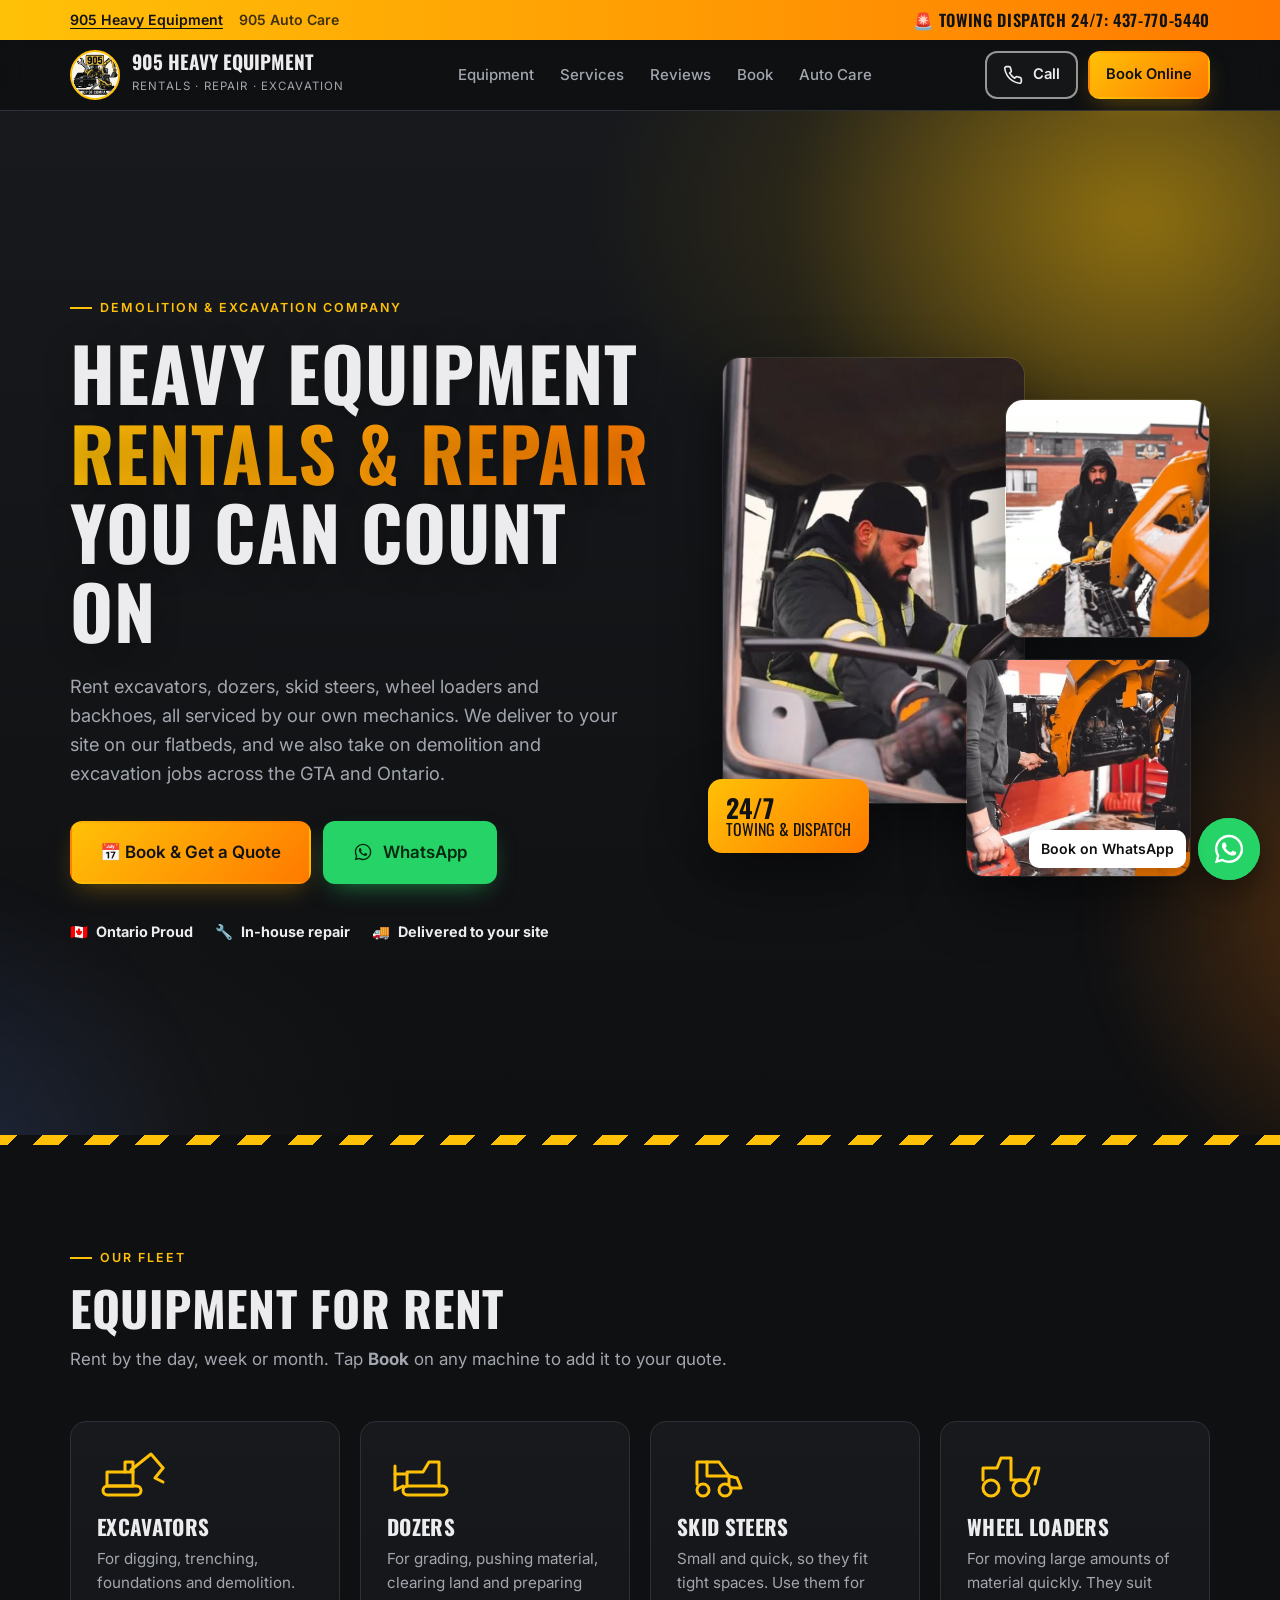
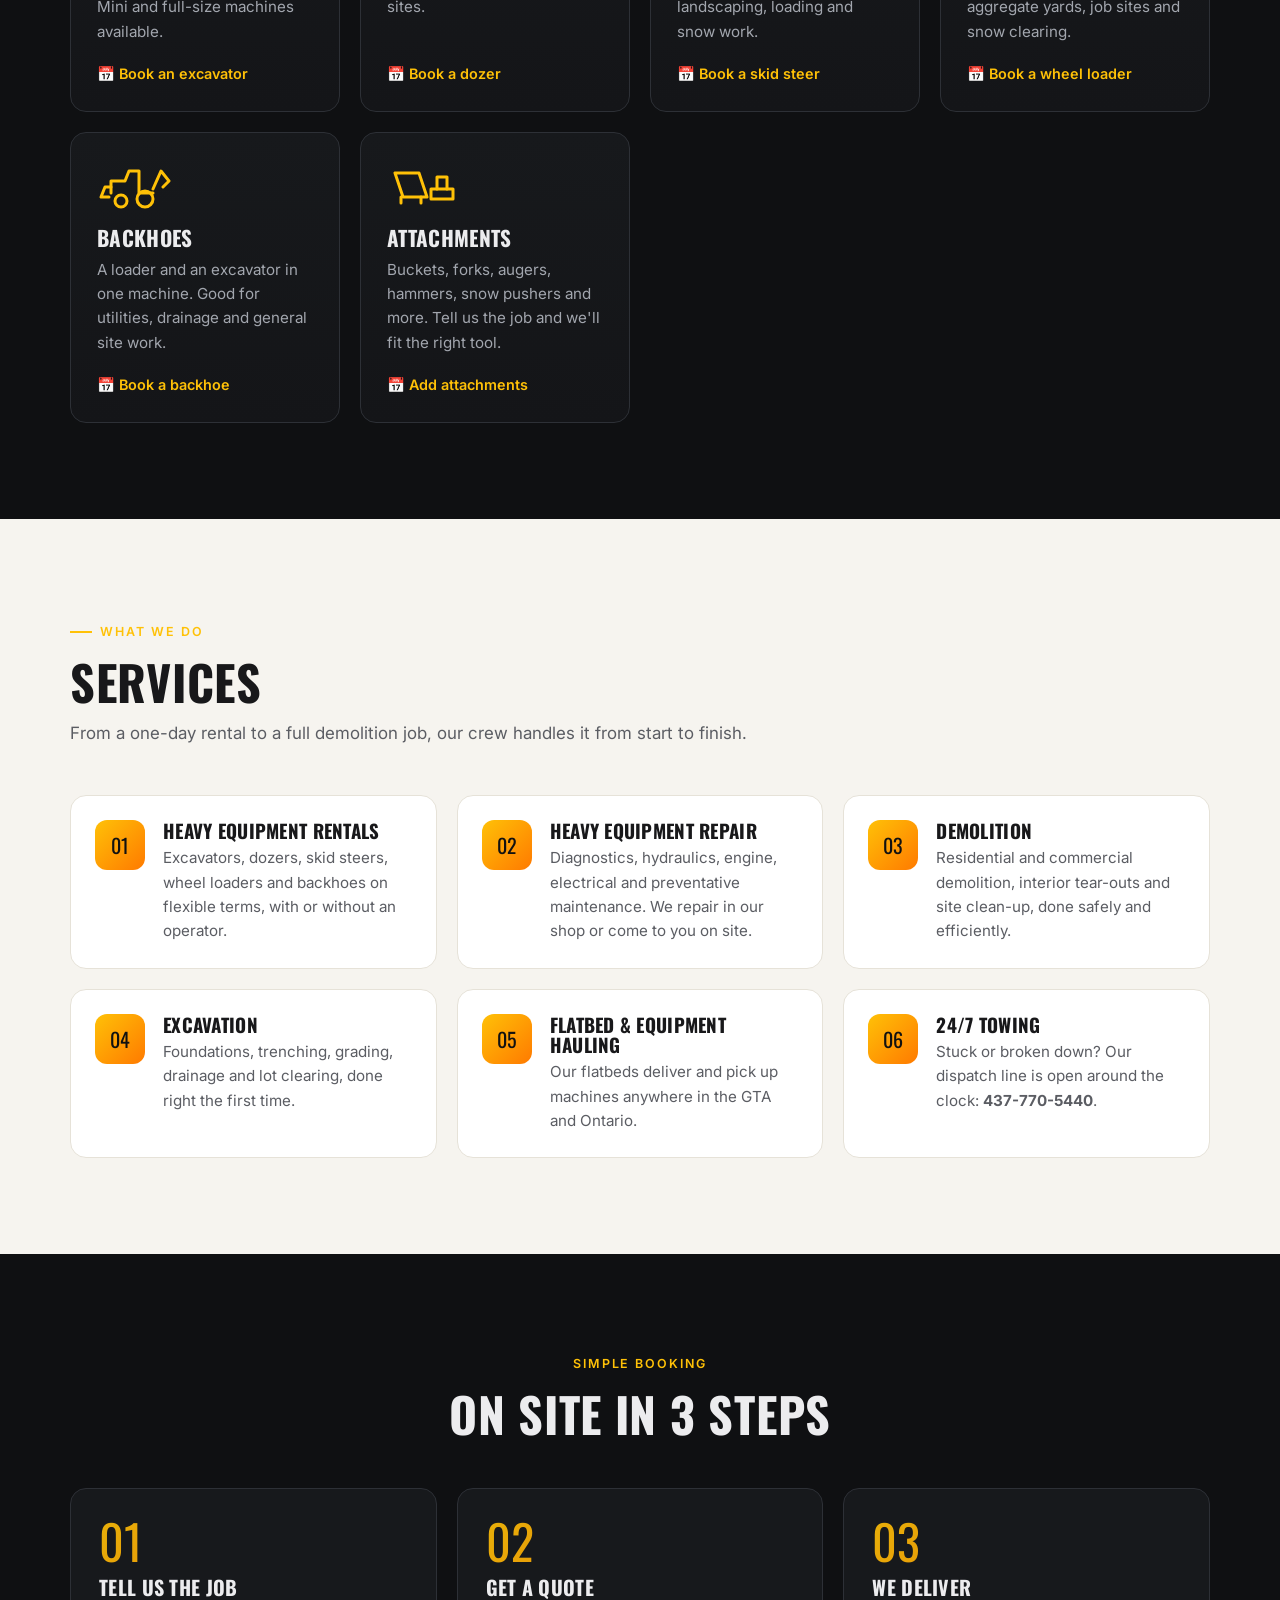
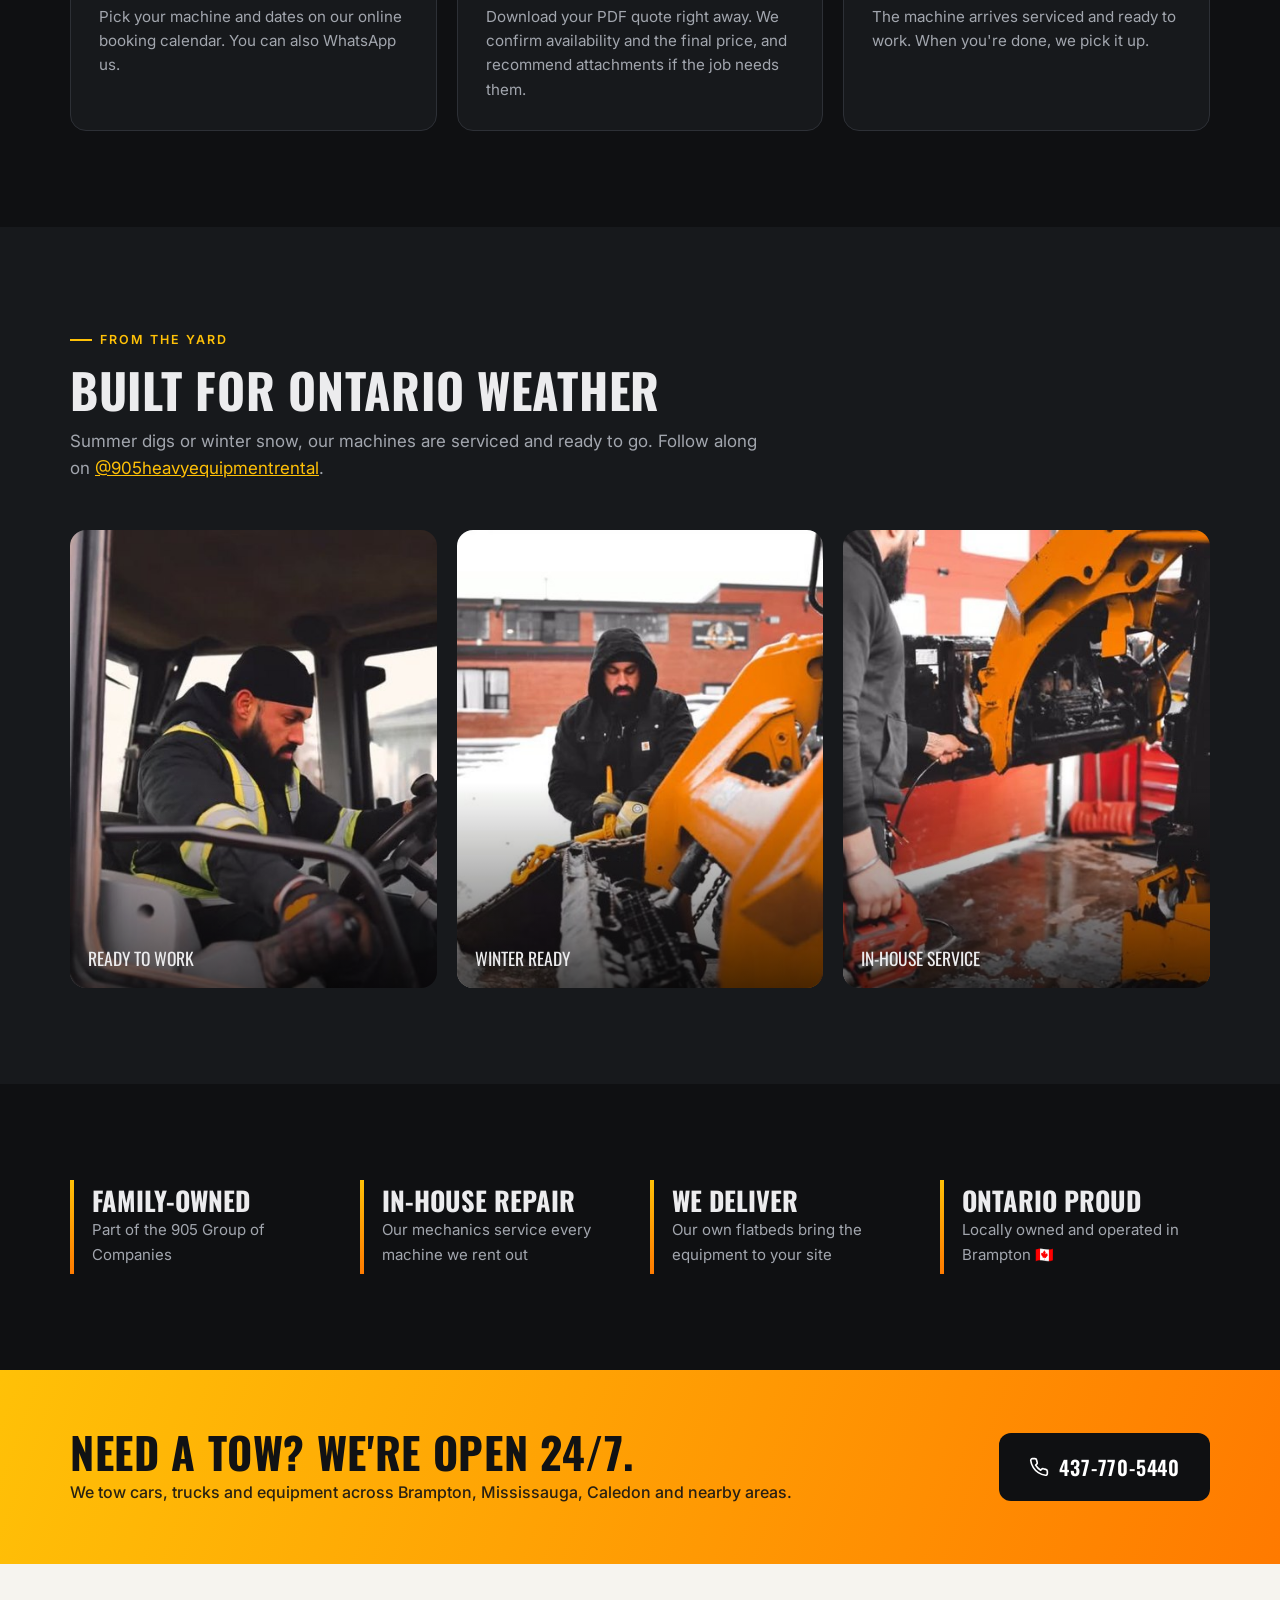
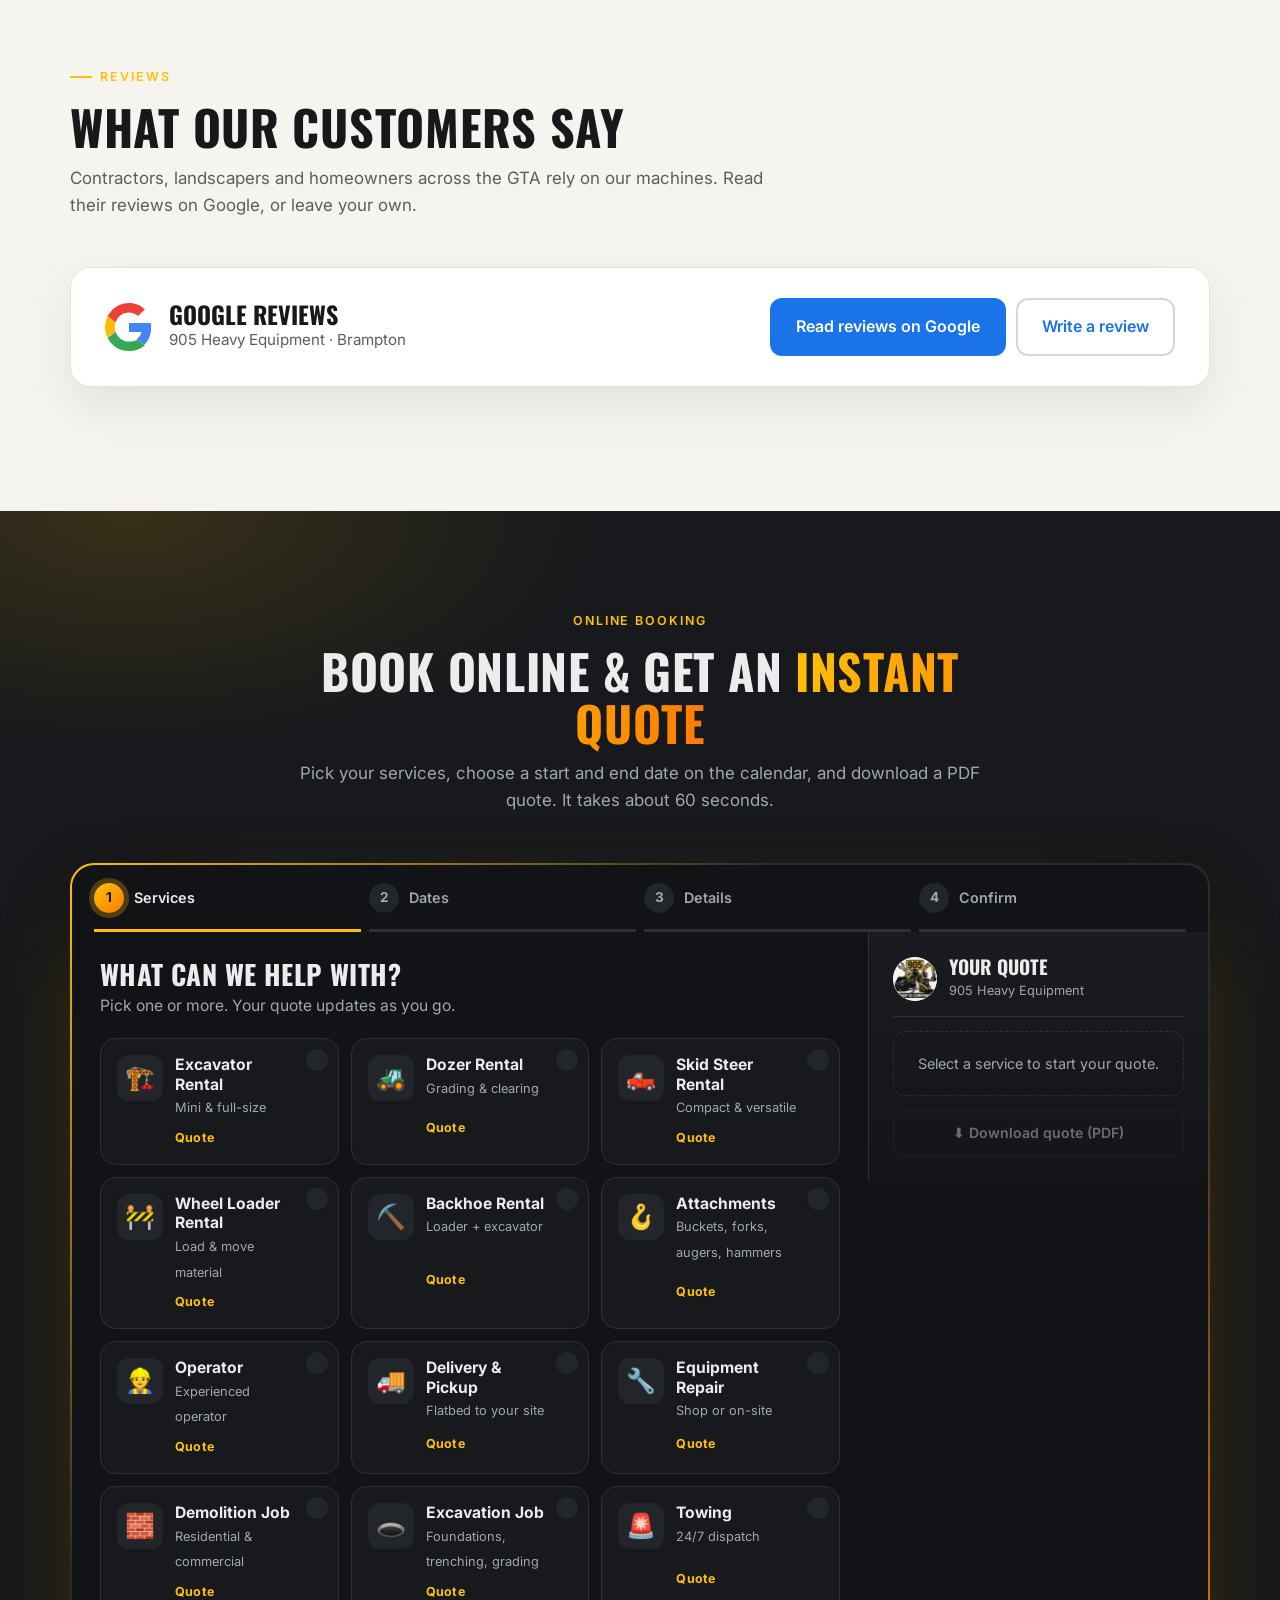
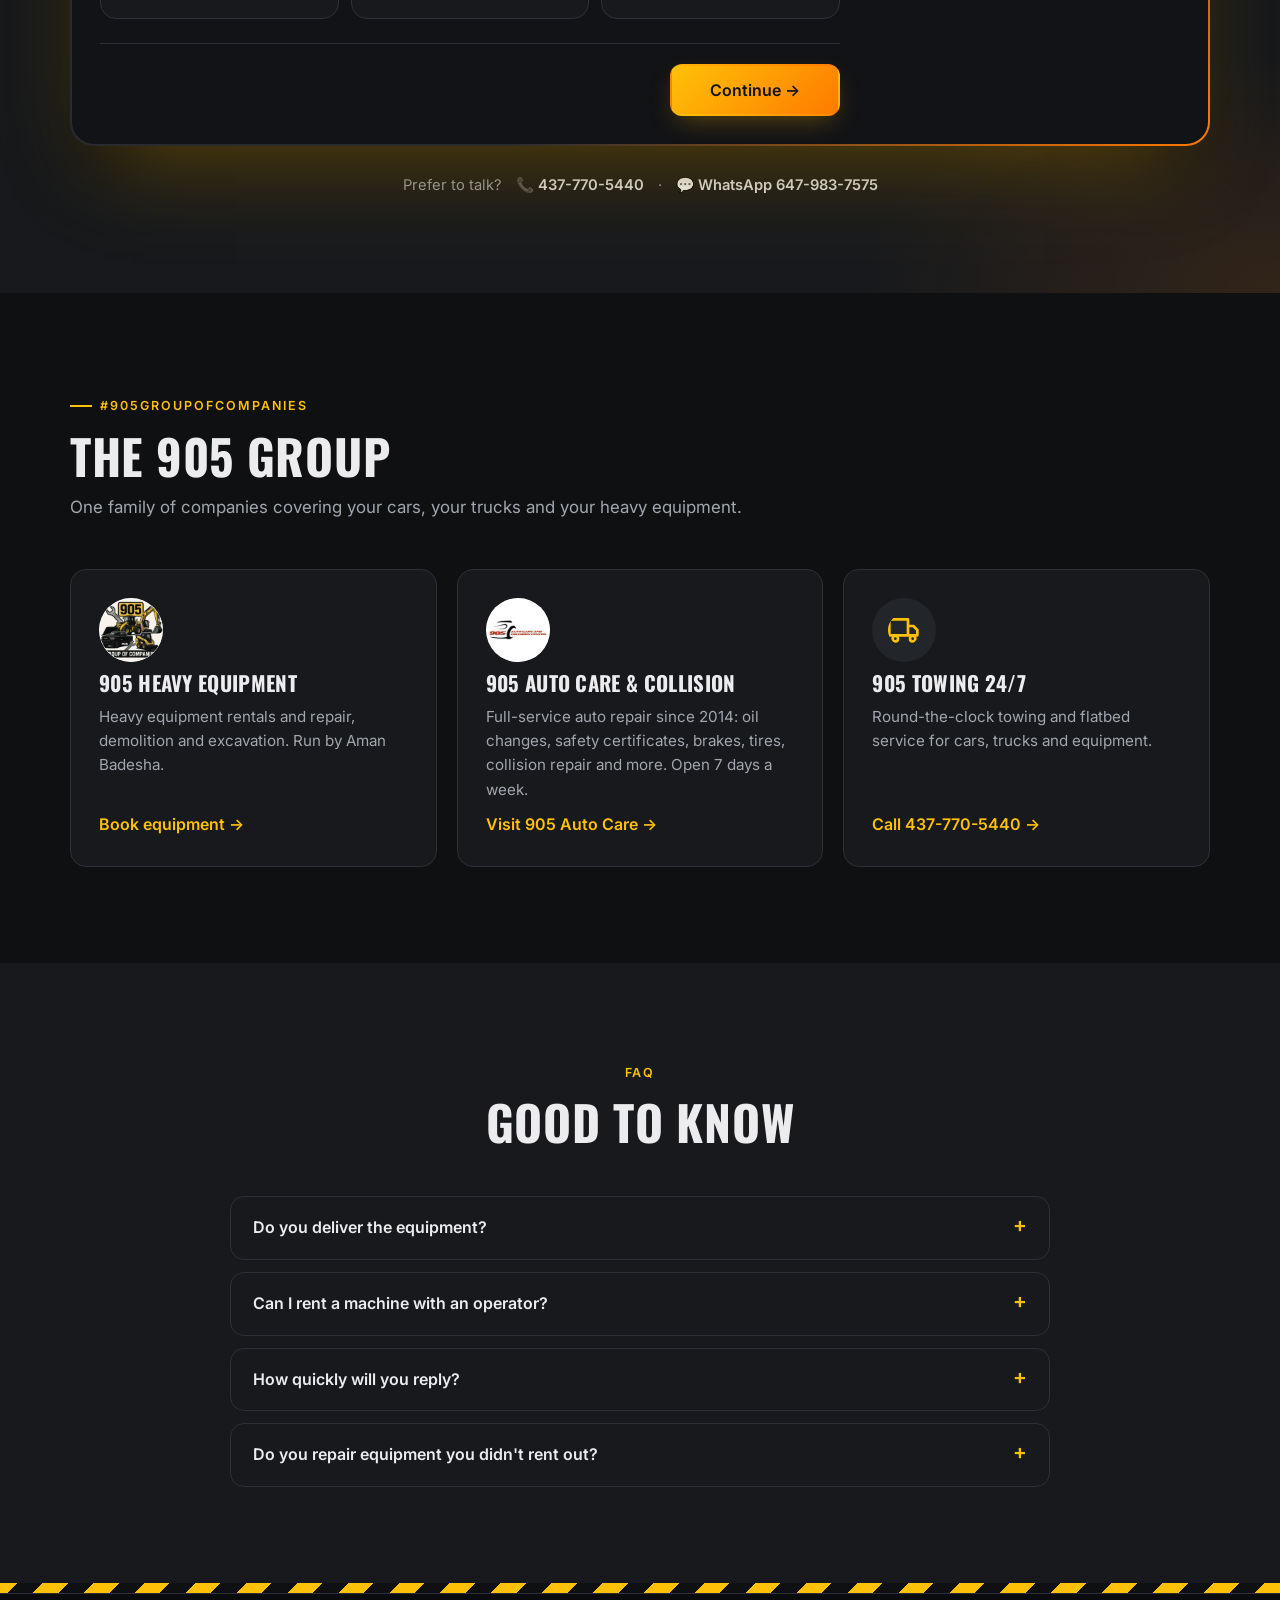
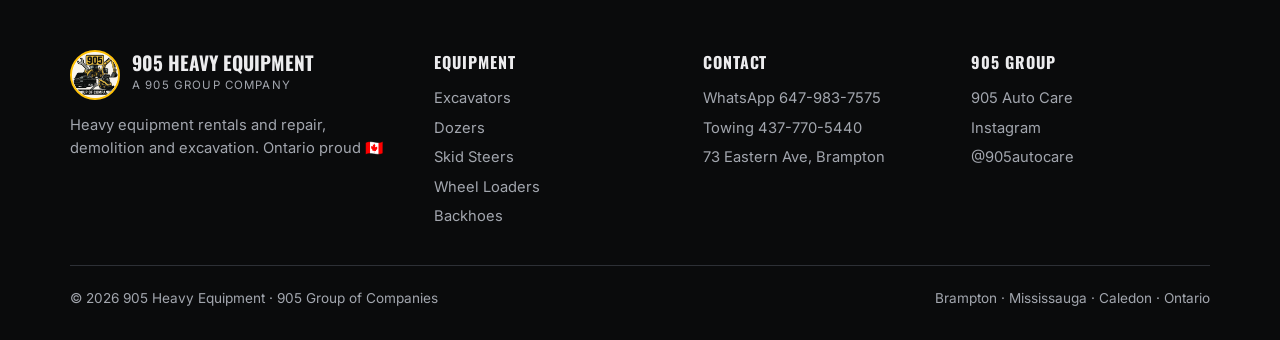
<file: index.html>
<!doctype html>
<html lang="en">
<head>
<meta charset="utf-8">
<meta name="viewport" content="width=device-width, initial-scale=1, viewport-fit=cover">
<title>905 Heavy Equipment | Equipment Rentals, Repair, Demolition &amp; Excavation – Brampton, ON</title>
<meta name="description" content="Rent excavators, dozers, skid steers, wheel loaders and backhoes in Brampton, Mississauga, Caledon and across Ontario. Heavy equipment repair, demolition, excavation, flatbed hauling and 24/7 towing. Book on WhatsApp.">
<meta name="theme-color" content="#0f1012">
<meta property="og:title" content="905 Heavy Equipment – Rentals, Repair, Demolition & Excavation">
<meta property="og:description" content="Excavators, dozers, skid steers, wheel loaders and backhoes. Book on WhatsApp. 24/7 towing: 437-770-5440.">
<meta property="og:image" content="img/yard-1.jpg">
<link rel="icon" href="img/905-heavy-logo.png">
<link rel="preconnect" href="https://fonts.googleapis.com">
<link rel="preconnect" href="https://fonts.gstatic.com" crossorigin>
<link href="https://fonts.googleapis.com/css2?family=Oswald:wght@500;700&family=Inter:wght@400;500;600;700&display=swap" rel="stylesheet">
<link rel="stylesheet" href="assets/site.css">
<script type="application/ld+json">
{
  "@context":"https://schema.org",
  "@type":"LocalBusiness",
  "name":"905 Heavy Equipment",
  "description":"Heavy equipment rentals and repair, demolition and excavation in Ontario.",
  "image":"img/905-heavy-logo.png",
  "telephone":"+1-437-770-5440",
  "address":{"@type":"PostalAddress","streetAddress":"73 Eastern Ave","addressLocality":"Brampton","addressRegion":"ON","postalCode":"L6W 1X9","addressCountry":"CA"},
  "areaServed":["Brampton","Mississauga","Caledon","Greater Toronto Area","Ontario"],
  "sameAs":["https://www.instagram.com/905heavyequipmentrental/"],
  "parentOrganization":{"@type":"Organization","name":"905 Group of Companies"}
}
</script>
</head>
<body class="heavy" data-wa="16479837575">

<svg width="0" height="0" style="position:absolute" aria-hidden="true">
  <symbol id="i-wa" viewBox="0 0 24 24"><path fill="currentColor" d="M12.04 2C6.58 2 2.13 6.45 2.13 11.91c0 1.75.46 3.45 1.32 4.95L2.05 22l5.25-1.38c1.45.79 3.08 1.21 4.74 1.21 5.46 0 9.91-4.45 9.91-9.91S17.5 2 12.04 2Zm0 18.15c-1.48 0-2.93-.4-4.2-1.15l-.3-.18-3.12.82.83-3.04-.2-.31a8.26 8.26 0 0 1-1.26-4.38c0-4.54 3.7-8.24 8.24-8.24 4.54 0 8.24 3.7 8.24 8.24s-3.69 8.24-8.23 8.24Zm4.52-6.16c-.25-.12-1.47-.72-1.69-.81-.23-.08-.39-.12-.56.12-.17.25-.64.81-.78.97-.14.17-.29.19-.54.06-.25-.12-1.05-.39-1.99-1.23-.74-.66-1.23-1.47-1.38-1.72-.14-.25-.02-.38.11-.51.11-.11.25-.29.37-.43.12-.14.17-.25.25-.41.08-.17.04-.31-.02-.43-.06-.12-.56-1.34-.76-1.84-.2-.48-.41-.42-.56-.43h-.48c-.17 0-.43.06-.66.31-.22.25-.86.85-.86 2.07s.89 2.4 1.01 2.56c.12.17 1.75 2.67 4.23 3.74.59.26 1.05.41 1.41.52.59.19 1.13.16 1.56.1.48-.07 1.47-.6 1.67-1.18.21-.58.21-1.07.14-1.18-.06-.11-.22-.17-.47-.29Z"/></symbol>
  <symbol id="i-phone" viewBox="0 0 24 24"><path fill="none" stroke="currentColor" stroke-width="2" stroke-linecap="round" stroke-linejoin="round" d="M22 16.9v3a2 2 0 0 1-2.2 2 19.8 19.8 0 0 1-8.6-3.1 19.5 19.5 0 0 1-6-6A19.8 19.8 0 0 1 2.1 4.2 2 2 0 0 1 4.1 2h3a2 2 0 0 1 2 1.7c.1.9.4 1.8.7 2.7a2 2 0 0 1-.5 2.1L8 9.8a16 16 0 0 0 6 6l1.3-1.3a2 2 0 0 1 2.1-.4c.9.3 1.8.6 2.7.7a2 2 0 0 1 1.7 2Z"/></symbol>
  <symbol id="i-pin" viewBox="0 0 24 24"><g fill="none" stroke="currentColor" stroke-width="2" stroke-linecap="round" stroke-linejoin="round"><path d="M20 10c0 6-8 12-8 12s-8-6-8-12a8 8 0 0 1 16 0Z"/><circle cx="12" cy="10" r="3"/></g></symbol>
  <symbol id="i-ig" viewBox="0 0 24 24"><g fill="none" stroke="currentColor" stroke-width="2"><rect x="2" y="2" width="20" height="20" rx="5"/><circle cx="12" cy="12" r="4"/><circle cx="17.5" cy="6.5" r=".8" fill="currentColor"/></g></symbol>
  <symbol id="i-truck" viewBox="0 0 24 24"><g fill="none" stroke="currentColor" stroke-width="2" stroke-linecap="round" stroke-linejoin="round"><path d="M1 4h14v12H1zM15 9h4l3 3v4h-7"/><circle cx="5.5" cy="18.5" r="2"/><circle cx="18.5" cy="18.5" r="2"/></g></symbol>
  <symbol id="i-g" viewBox="0 0 48 48"><path fill="#EA4335" d="M24 9.5c3.5 0 6.6 1.2 9.1 3.6l6.8-6.8C35.8 2.4 30.3 0 24 0 14.6 0 6.6 5.4 2.7 13.3l7.9 6.2C12.5 13.6 17.8 9.5 24 9.5z"/><path fill="#4285F4" d="M46.1 24.5c0-1.6-.1-3.1-.4-4.5H24v9h12.4c-.5 2.9-2.2 5.3-4.6 7l7.4 5.8c4.3-4 6.9-9.9 6.9-17.3z"/><path fill="#FBBC05" d="M10.5 28.5c-.5-1.4-.8-3-.8-4.5s.3-3.1.8-4.5l-7.9-6.2C1 16.6 0 20.2 0 24s.9 7.4 2.6 10.7l7.9-6.2z"/><path fill="#34A853" d="M24 48c6.5 0 11.9-2.1 15.9-5.8l-7.4-5.8c-2.1 1.4-4.8 2.2-8.5 2.2-6.2 0-11.5-4.2-13.4-9.9l-7.9 6.2C6.6 42.6 14.6 48 24 48z"/></symbol>
</svg>

<div class="topbar">
  <div class="wrap">
    <div class="switch hide-sm">
      <a href="index.html" aria-current="page">905 Heavy Equipment</a>
      <a href="autocare.html">905 Auto Care</a>
    </div>
    <a class="tow" href="tel:+14377705440">🚨 TOWING DISPATCH 24/7: 437-770-5440</a>
  </div>
</div>

<header class="site">
  <div class="wrap">
    <a class="brand" href="#top">
      <img src="img/905-heavy-logo.png" alt="905 Heavy Equipment logo" width="50" height="50">
      <span><b>905 Heavy Equipment</b><small>Rentals · Repair · Excavation</small></span>
    </a>
    <nav class="main" aria-label="Main">
      <ul>
        <li><a href="#fleet">Equipment</a></li>
        <li><a href="#services">Services</a></li>
        <li><a href="#reviews">Reviews</a></li>
        <li><a href="#book">Book</a></li>
        <li><a href="autocare.html">Auto Care</a></li>
      </ul>
    </nav>
    <div class="header-cta">
      <a class="btn btn-o" href="tel:+14377705440"><svg><use href="#i-phone"/></svg>Call</a>
      <a class="btn btn-a" href="#book">Book Online</a>
    </div>
    <button class="menu-btn" aria-label="Open menu">☰</button>
  </div>
</header>

<main id="top">
  <!-- HERO -->
  <section class="hero">
    <div class="wrap">
      <div class="reveal">
        <span class="eyebrow">Demolition &amp; Excavation Company</span>
        <h1>Heavy Equipment <span class="accent">Rentals &amp; Repair</span> You Can Count On</h1>
        <p class="lead">Rent excavators, dozers, skid steers, wheel loaders and backhoes, all serviced by our own mechanics. We deliver to your site on our flatbeds, and we also take on demolition and excavation jobs across the GTA and Ontario.</p>
        <div class="ctas">
          <a class="btn btn-a btn-lg" href="#book">📅 Book &amp; Get a Quote</a>
          <a class="btn btn-wa btn-lg" href="https://wa.me/16479837575" target="_blank" rel="noopener"><svg><use href="#i-wa"/></svg>WhatsApp</a>
          </div>
        <div class="trust">
          <span>🇨🇦 <b>Ontario Proud</b></span>
          <span>🔧 <b>In-house repair</b></span>
          <span>🚚 <b>Delivered to your site</b></span>
        </div>
      </div>
      <div class="collage reveal" aria-hidden="true">
        <figure class="c1"><img src="img/yard-1.jpg" alt=""></figure>
        <figure class="c2"><img src="img/yard-2.jpg" alt=""></figure>
        <figure class="c3"><img src="img/yard-3.jpg" alt=""></figure>
        <div class="badge"><b>24/7</b>Towing &amp; Dispatch</div>
      </div>
    </div>
  </section>
  <div class="stripe"></div>

  <!-- FLEET -->
  <section id="fleet">
    <div class="wrap">
      <div class="head reveal">
        <span class="eyebrow">Our Fleet</span>
        <h2>Equipment for Rent</h2>
        <p>Rent by the day, week or month. Tap <b>Book</b> on any machine to add it to your quote.</p>
      </div>
      <div class="grid cards">
        <article class="card reveal">
          <svg class="ico" viewBox="0 0 76 52" fill="none" stroke="currentColor" stroke-width="3" stroke-linejoin="round" stroke-linecap="round"><rect x="6" y="38" width="38" height="9" rx="4.5"/><rect x="10" y="24" width="26" height="14"/><path d="M28 24V14h8v10"/><path d="M34 22 54 6l12 14"/><path d="M66 20l-8 10 8 4"/></svg>
          <h3>Excavators</h3>
          <p>For digging, trenching, foundations and demolition. Mini and full-size machines available.</p>
          <a class="book" href="#book" data-book="exc">📅 Book an excavator</a>
        </article>
        <article class="card reveal">
          <svg class="ico" viewBox="0 0 76 52" fill="none" stroke="currentColor" stroke-width="3" stroke-linejoin="round" stroke-linecap="round"><rect x="16" y="38" width="44" height="9" rx="4.5"/><path d="M20 38V24h16l6-10h10v24"/><path d="M8 18v24l8-4"/><path d="M8 26h12"/></svg>
          <h3>Dozers</h3>
          <p>For grading, pushing material, clearing land and preparing sites.</p>
          <a class="book" href="#book" data-book="doz">📅 Book a dozer</a>
        </article>
        <article class="card reveal">
          <svg class="ico" viewBox="0 0 76 52" fill="none" stroke="currentColor" stroke-width="3" stroke-linejoin="round" stroke-linecap="round"><circle cx="26" cy="42" r="6"/><circle cx="48" cy="42" r="6"/><path d="M20 36V14h22l10 14v8"/><path d="M30 14v14h22"/><path d="M52 28l8 2 4 10H54"/></svg>
          <h3>Skid Steers</h3>
          <p>Small and quick, so they fit tight spaces. Use them for landscaping, loading and snow work.</p>
          <a class="book" href="#book" data-book="skid">📅 Book a skid steer</a>
        </article>
        <article class="card reveal">
          <svg class="ico" viewBox="0 0 76 52" fill="none" stroke="currentColor" stroke-width="3" stroke-linejoin="round" stroke-linecap="round"><circle cx="24" cy="40" r="8"/><circle cx="54" cy="40" r="8"/><path d="M16 32V20h14l4-10h10v22h16"/><path d="M60 32 66 20h6l-4 16"/></svg>
          <h3>Wheel Loaders</h3>
          <p>For moving large amounts of material quickly. They suit aggregate yards, job sites and snow clearing.</p>
          <a class="book" href="#book" data-book="wl">📅 Book a wheel loader</a>
        </article>
        <article class="card reveal">
          <svg class="ico" viewBox="0 0 76 52" fill="none" stroke="currentColor" stroke-width="3" stroke-linejoin="round" stroke-linecap="round"><circle cx="24" cy="42" r="6"/><circle cx="48" cy="40" r="8"/><path d="M14 34V22h14l4-10h10v22h14"/><path d="M14 28H8l-4 10h8"/><path d="M56 30l8-18 8 10-6 6"/></svg>
          <h3>Backhoes</h3>
          <p>A loader and an excavator in one machine. Good for utilities, drainage and general site work.</p>
          <a class="book" href="#book" data-book="bh">📅 Book a backhoe</a>
        </article>
        <article class="card reveal">
          <svg class="ico" viewBox="0 0 76 52" fill="none" stroke="currentColor" stroke-width="3" stroke-linejoin="round" stroke-linecap="round"><path d="M8 14h24l8 24H16z"/><path d="M44 30h22v10H44z"/><path d="M50 30V18h10v12"/><path d="M14 38v6M34 38v6"/></svg>
          <h3>Attachments</h3>
          <p>Buckets, forks, augers, hammers, snow pushers and more. Tell us the job and we'll fit the right tool.</p>
          <a class="book" href="#book" data-book="att">📅 Add attachments</a>
        </article>
      </div>
    </div>
  </section>

  <!-- SERVICES -->
  <section id="services" class="light">
    <div class="wrap">
      <div class="head reveal">
        <span class="eyebrow">What We Do</span>
        <h2>Services</h2>
        <p>From a one-day rental to a full demolition job, our crew handles it from start to finish.</p>
      </div>
      <div class="grid svc-grid">
        <div class="svc reveal"><div class="num">01</div><div><h3>Heavy Equipment Rentals</h3><p>Excavators, dozers, skid steers, wheel loaders and backhoes on flexible terms, with or without an operator.</p></div></div>
        <div class="svc reveal"><div class="num">02</div><div><h3>Heavy Equipment Repair</h3><p>Diagnostics, hydraulics, engine, electrical and preventative maintenance. We repair in our shop or come to you on site.</p></div></div>
        <div class="svc reveal"><div class="num">03</div><div><h3>Demolition</h3><p>Residential and commercial demolition, interior tear-outs and site clean-up, done safely and efficiently.</p></div></div>
        <div class="svc reveal"><div class="num">04</div><div><h3>Excavation</h3><p>Foundations, trenching, grading, drainage and lot clearing, done right the first time.</p></div></div>
        <div class="svc reveal"><div class="num">05</div><div><h3>Flatbed &amp; Equipment Hauling</h3><p>Our flatbeds deliver and pick up machines anywhere in the GTA and Ontario.</p></div></div>
        <div class="svc reveal"><div class="num">06</div><div><h3>24/7 Towing</h3><p>Stuck or broken down? Our dispatch line is open around the clock: <b>437-770-5440</b>.</p></div></div>
      </div>
    </div>
  </section>

  <!-- HOW IT WORKS -->
  <section>
    <div class="wrap">
      <div class="head center reveal">
        <span class="eyebrow">Simple Booking</span>
        <h2>On Site in 3 Steps</h2>
      </div>
      <div class="grid steps">
        <div class="step reveal"><h3>Tell us the job</h3><p>Pick your machine and dates on our online booking calendar. You can also WhatsApp us.</p></div>
        <div class="step reveal"><h3>Get a quote</h3><p>Download your PDF quote right away. We confirm availability and the final price, and recommend attachments if the job needs them.</p></div>
        <div class="step reveal"><h3>We deliver</h3><p>The machine arrives serviced and ready to work. When you're done, we pick it up.</p></div>
      </div>
    </div>
  </section>

  <!-- GALLERY -->
  <section class="alt">
    <div class="wrap">
      <div class="head reveal">
        <span class="eyebrow">From the Yard</span>
        <h2>Built for Ontario Weather</h2>
        <p>Summer digs or winter snow, our machines are serviced and ready to go. Follow along on <a class="accent" href="https://www.instagram.com/905heavyequipmentrental/" target="_blank" rel="noopener">@905heavyequipmentrental</a>.</p>
      </div>
      <div class="grid gallery">
        <a class="reveal" href="https://www.instagram.com/905heavyequipmentrental/" target="_blank" rel="noopener"><img src="img/yard-1.jpg" alt="Operator in the cab of a 905 Heavy Equipment machine" loading="lazy"><span>Ready to Work</span></a>
        <a class="reveal" href="https://www.instagram.com/905heavyequipmentrental/" target="_blank" rel="noopener"><img src="img/yard-2.jpg" alt="Skid steer being prepared for snow season" loading="lazy"><span>Winter Ready</span></a>
        <a class="reveal" href="https://www.instagram.com/905heavyequipmentrental/" target="_blank" rel="noopener"><img src="img/yard-3.jpg" alt="Heavy equipment being serviced in the shop" loading="lazy"><span>In-House Service</span></a>
      </div>
    </div>
  </section>

  <!-- WHY -->
  <section>
    <div class="wrap">
      <div class="grid stats">
        <div class="stat reveal"><b>Family-Owned</b><span>Part of the 905 Group of Companies</span></div>
        <div class="stat reveal"><b>In-House Repair</b><span>Our mechanics service every machine we rent out</span></div>
        <div class="stat reveal"><b>We Deliver</b><span>Our own flatbeds bring the equipment to your site</span></div>
        <div class="stat reveal"><b>Ontario Proud</b><span>Locally owned and operated in Brampton 🇨🇦</span></div>
      </div>
    </div>
  </section>

  <div class="band">
    <div class="wrap">
      <div>
        <h2>Need a Tow? We're Open 24/7.</h2>
        <p>We tow cars, trucks and equipment across Brampton, Mississauga, Caledon and nearby areas.</p>
      </div>
      <a class="btn" href="tel:+14377705440"><svg><use href="#i-phone"/></svg>437-770-5440</a>
    </div>
  </div>

  <!-- REVIEWS -->
  <section id="reviews" class="light">
    <div class="wrap">
      <div class="head reveal">
        <span class="eyebrow">Reviews</span>
        <h2>What Our Customers Say</h2>
        <p>Contractors, landscapers and homeowners across the GTA rely on our machines. Read their reviews on Google, or leave your own.</p>
      </div>
      <div class="reviews-top reveal">
        <div class="g-logo">
          <svg><use href="#i-g"/></svg>
          <div><b>Google Reviews</b><span>905 Heavy Equipment · Brampton</span></div>
        </div>
        <div class="btns">
          <a class="btn btn-g" href="https://www.google.com/maps/search/?api=1&amp;query=905+Heavy+Equipment+Rental+Brampton+ON" target="_blank" rel="noopener">Read reviews on Google</a>
          <a class="btn btn-gl" href="https://www.google.com/maps/search/?api=1&amp;query=905+Heavy+Equipment+Rental+Brampton+ON" target="_blank" rel="noopener">Write a review</a>
        </div>
      </div>
      <div class="grid review-grid" data-reviews="heavy"></div>
    </div>
  </section>

  <!-- BOOK -->
  <section id="book" class="book-sec">
    <div class="wrap">
      <div class="head center reveal">
        <span class="eyebrow">Online Booking</span>
        <h2>Book Online &amp; Get an <span class="grad">Instant Quote</span></h2>
        <p>Pick your services, choose a start and end date on the calendar, and download a PDF quote. It takes about 60 seconds.</p>
      </div>
      <div class="booker reveal" data-booker="heavy"></div>
      <div class="book-alt reveal"><span>Prefer to talk?</span><a class="lnk" href="tel:+14377705440">📞 437-770-5440</a><span>·</span><a class="lnk" href="https://wa.me/16479837575" target="_blank" rel="noopener">💬 WhatsApp 647-983-7575</a></div>
    </div>
  </section>

  <!-- GROUP -->
  <section>
    <div class="wrap">
      <div class="head reveal">
        <span class="eyebrow">#905GroupOfCompanies</span>
        <h2>The 905 Group</h2>
        <p>One family of companies covering your cars, your trucks and your heavy equipment.</p>
      </div>
      <div class="grid group">
        <div class="gcard reveal">
          <img src="img/905-heavy-logo.png" alt="" width="64" height="64">
          <h3>905 Heavy Equipment</h3>
          <p>Heavy equipment rentals and repair, demolition and excavation. Run by Aman Badesha.</p>
          <a class="more" href="#book">Book equipment →</a>
        </div>
        <div class="gcard reveal">
          <img src="img/905-autocare-logo.png" alt="" width="64" height="64">
          <h3>905 Auto Care &amp; Collision</h3>
          <p>Full-service auto repair since 2014: oil changes, safety certificates, brakes, tires, collision repair and more. Open 7 days a week.</p>
          <a class="more" href="autocare.html">Visit 905 Auto Care →</a>
        </div>
        <div class="gcard reveal">
          <svg width="64" height="64" style="color:var(--accent);background:var(--ink-3);border-radius:50%;padding:16px"><use href="#i-truck"/></svg>
          <h3>905 Towing 24/7</h3>
          <p>Round-the-clock towing and flatbed service for cars, trucks and equipment.</p>
          <a class="more" href="tel:+14377705440">Call 437-770-5440 →</a>
        </div>
      </div>
    </div>
  </section>

  <!-- FAQ -->
  <section class="alt">
    <div class="wrap">
      <div class="head center reveal">
        <span class="eyebrow">FAQ</span>
        <h2>Good to Know</h2>
      </div>
      <div class="faq">
        <details class="reveal"><summary>Do you deliver the equipment?</summary><p>Yes. Our own flatbeds deliver to job sites and pick up when you're done. Include your site address when you book and we'll quote delivery too.</p></details>
        <details class="reveal"><summary>Can I rent a machine with an operator?</summary><p>Yes. Add "Operator" when you book online, or tell us in the notes.</p></details>
        <details class="reveal"><summary>How quickly will you reply?</summary><p>Online bookings come straight to our team, and we confirm as fast as we can, usually the same day. For anything urgent, call our 24/7 dispatch at 437-770-5440.</p></details>
        <details class="reveal"><summary>Do you repair equipment you didn't rent out?</summary><p>Yes. We repair and service heavy equipment of all kinds, in our shop or on site. Send us the make, model and the problem on WhatsApp.</p></details>
      </div>
    </div>
  </section>
</main>

<div class="stripe"></div>
<footer class="site">
  <div class="wrap">
    <div class="cols">
      <div>
        <a class="brand" href="#top"><img src="img/905-heavy-logo.png" alt="" width="50" height="50"><span><b style="color:var(--text)">905 Heavy Equipment</b><small>A 905 Group company</small></span></a>
        <p style="margin-top:14px;max-width:320px">Heavy equipment rentals and repair, demolition and excavation. Ontario proud 🇨🇦</p>
      </div>
      <div><h4>Equipment</h4><ul><li><a href="#fleet">Excavators</a></li><li><a href="#fleet">Dozers</a></li><li><a href="#fleet">Skid Steers</a></li><li><a href="#fleet">Wheel Loaders</a></li><li><a href="#fleet">Backhoes</a></li></ul></div>
      <div><h4>Contact</h4><ul><li><a href="https://wa.me/16479837575" target="_blank" rel="noopener">WhatsApp 647-983-7575</a></li><li><a href="tel:+14377705440">Towing 437-770-5440</a></li><li>73 Eastern Ave, Brampton</li></ul></div>
      <div><h4>905 Group</h4><ul><li><a href="autocare.html">905 Auto Care</a></li><li><a href="https://www.instagram.com/905heavyequipmentrental/" target="_blank" rel="noopener">Instagram</a></li><li><a href="https://www.instagram.com/905autocare/" target="_blank" rel="noopener">@905autocare</a></li></ul></div>
    </div>
    <div class="base"><span>© <span data-year></span> 905 Heavy Equipment · 905 Group of Companies</span><span>Brampton · Mississauga · Caledon · Ontario</span></div>
  </div>
</footer>

<a class="wa-float" href="https://wa.me/16479837575?text=Hi%20905%20Heavy%20Equipment%2C%20I%27d%20like%20to%20book%20a%20machine." target="_blank" rel="noopener" aria-label="Chat on WhatsApp"><span class="tip">Book on WhatsApp</span><svg><use href="#i-wa"/></svg></a>
<div class="callbar">
  <a class="c-call" href="tel:+14377705440"><svg><use href="#i-phone"/></svg>Call Dispatch</a>
  <a class="c-wa" href="#book">📅 Book Online</a>
</div>

<script src="assets/reviews.js"></script>
<script src="assets/booking-config.js"></script>
<script src="assets/booking.js"></script>
<script src="assets/site.js"></script>
</body>
</html>
</file>
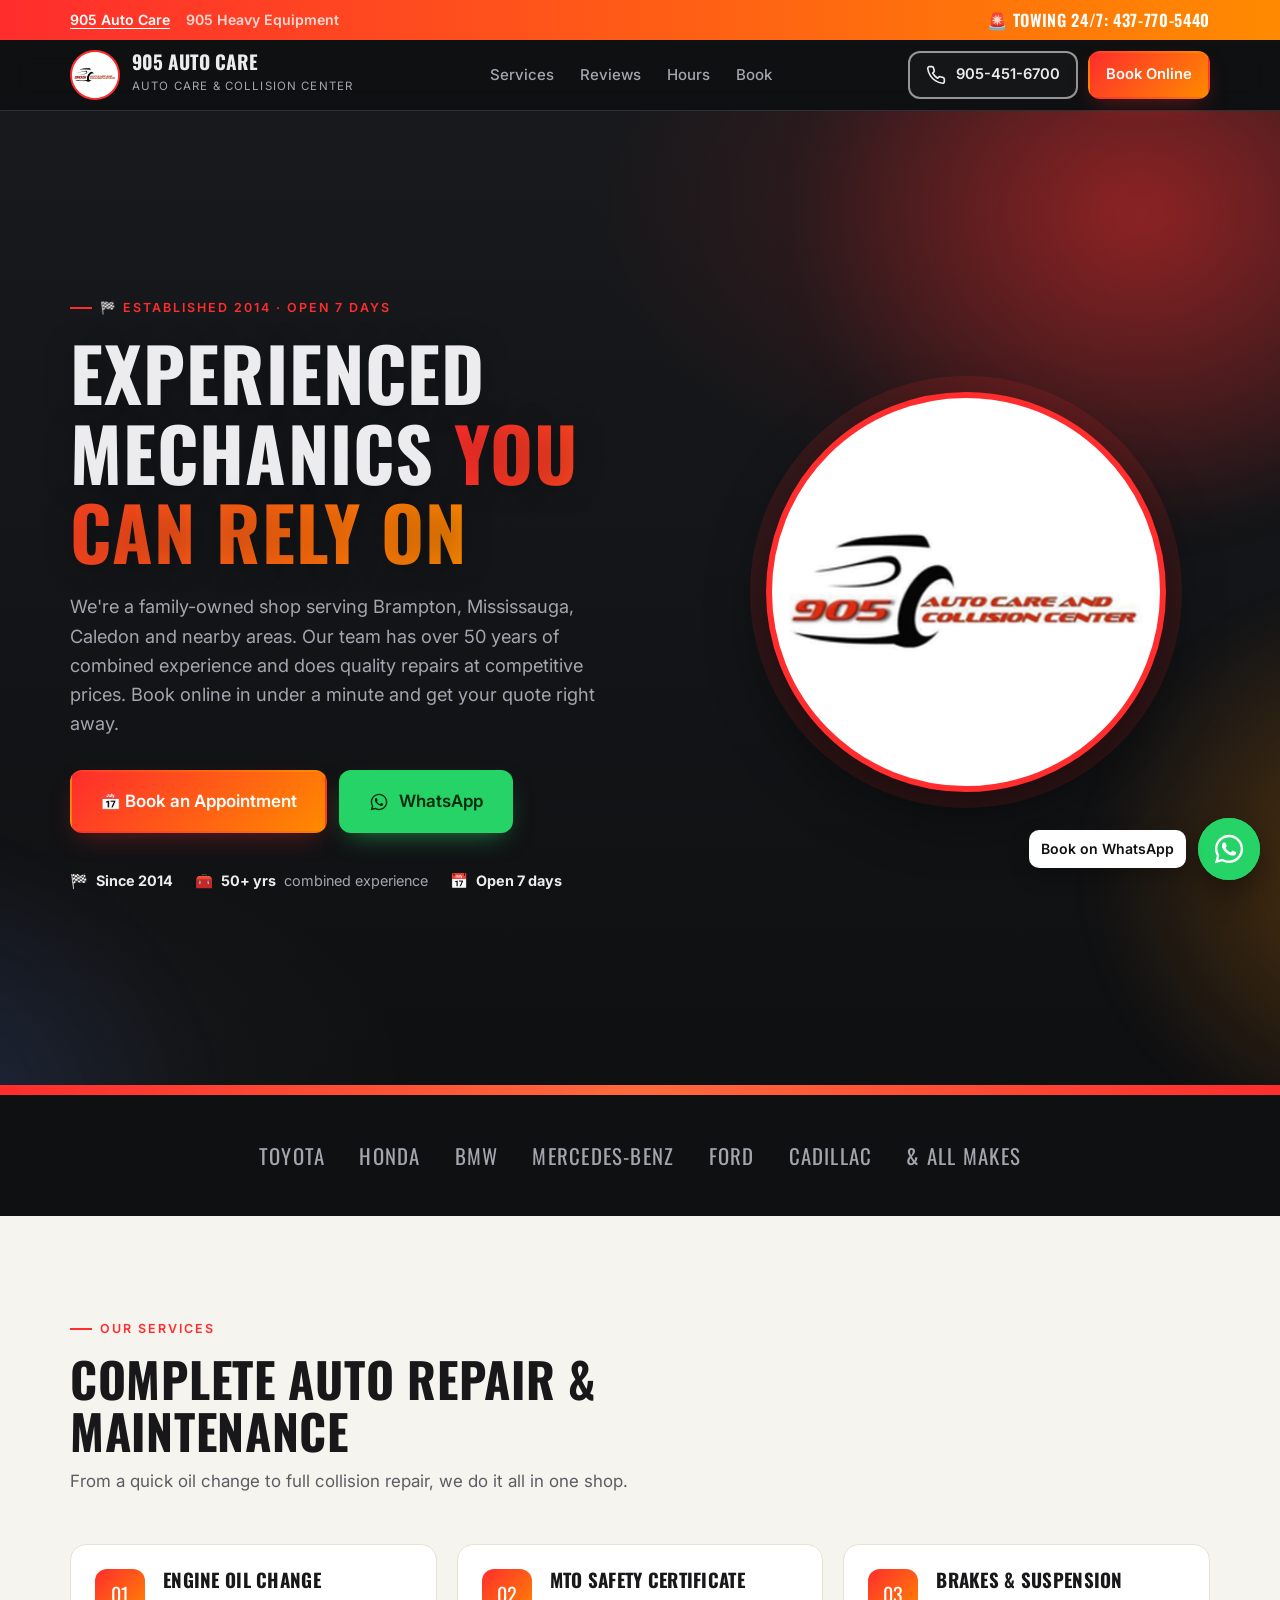
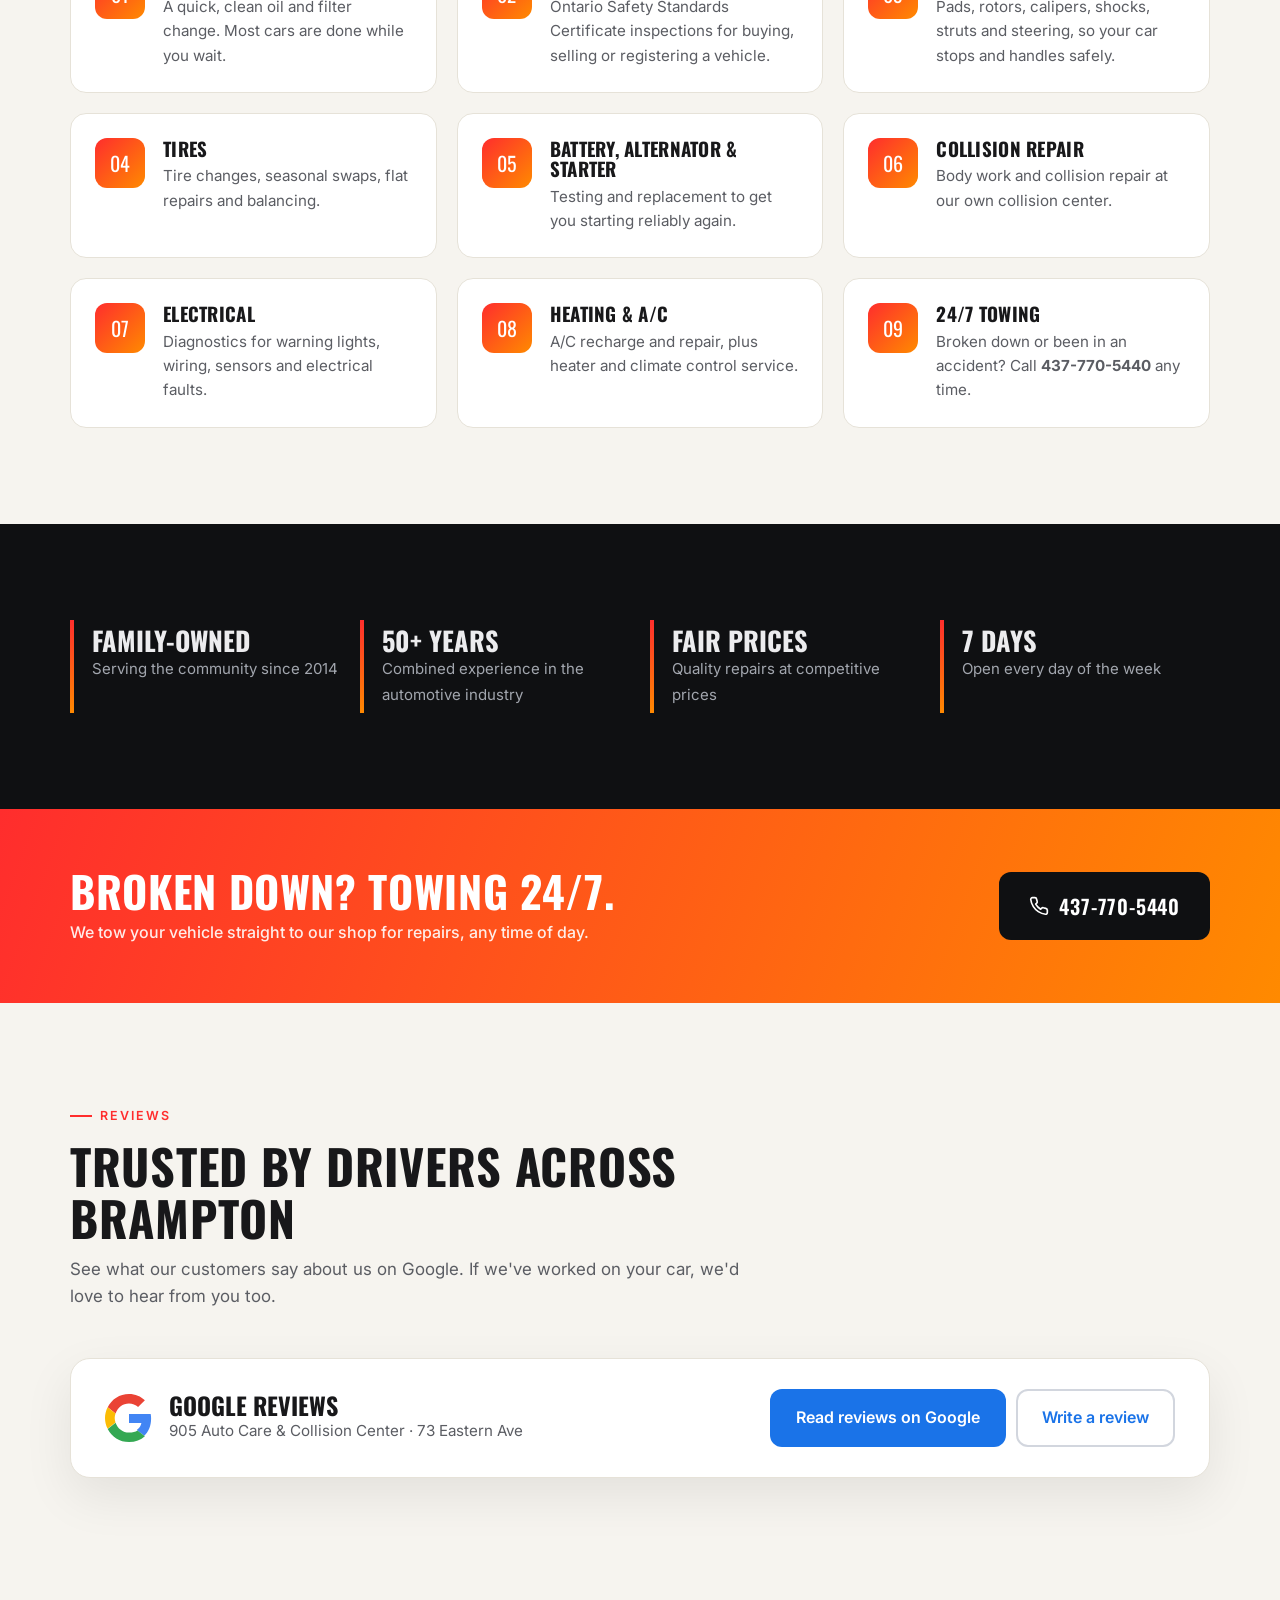
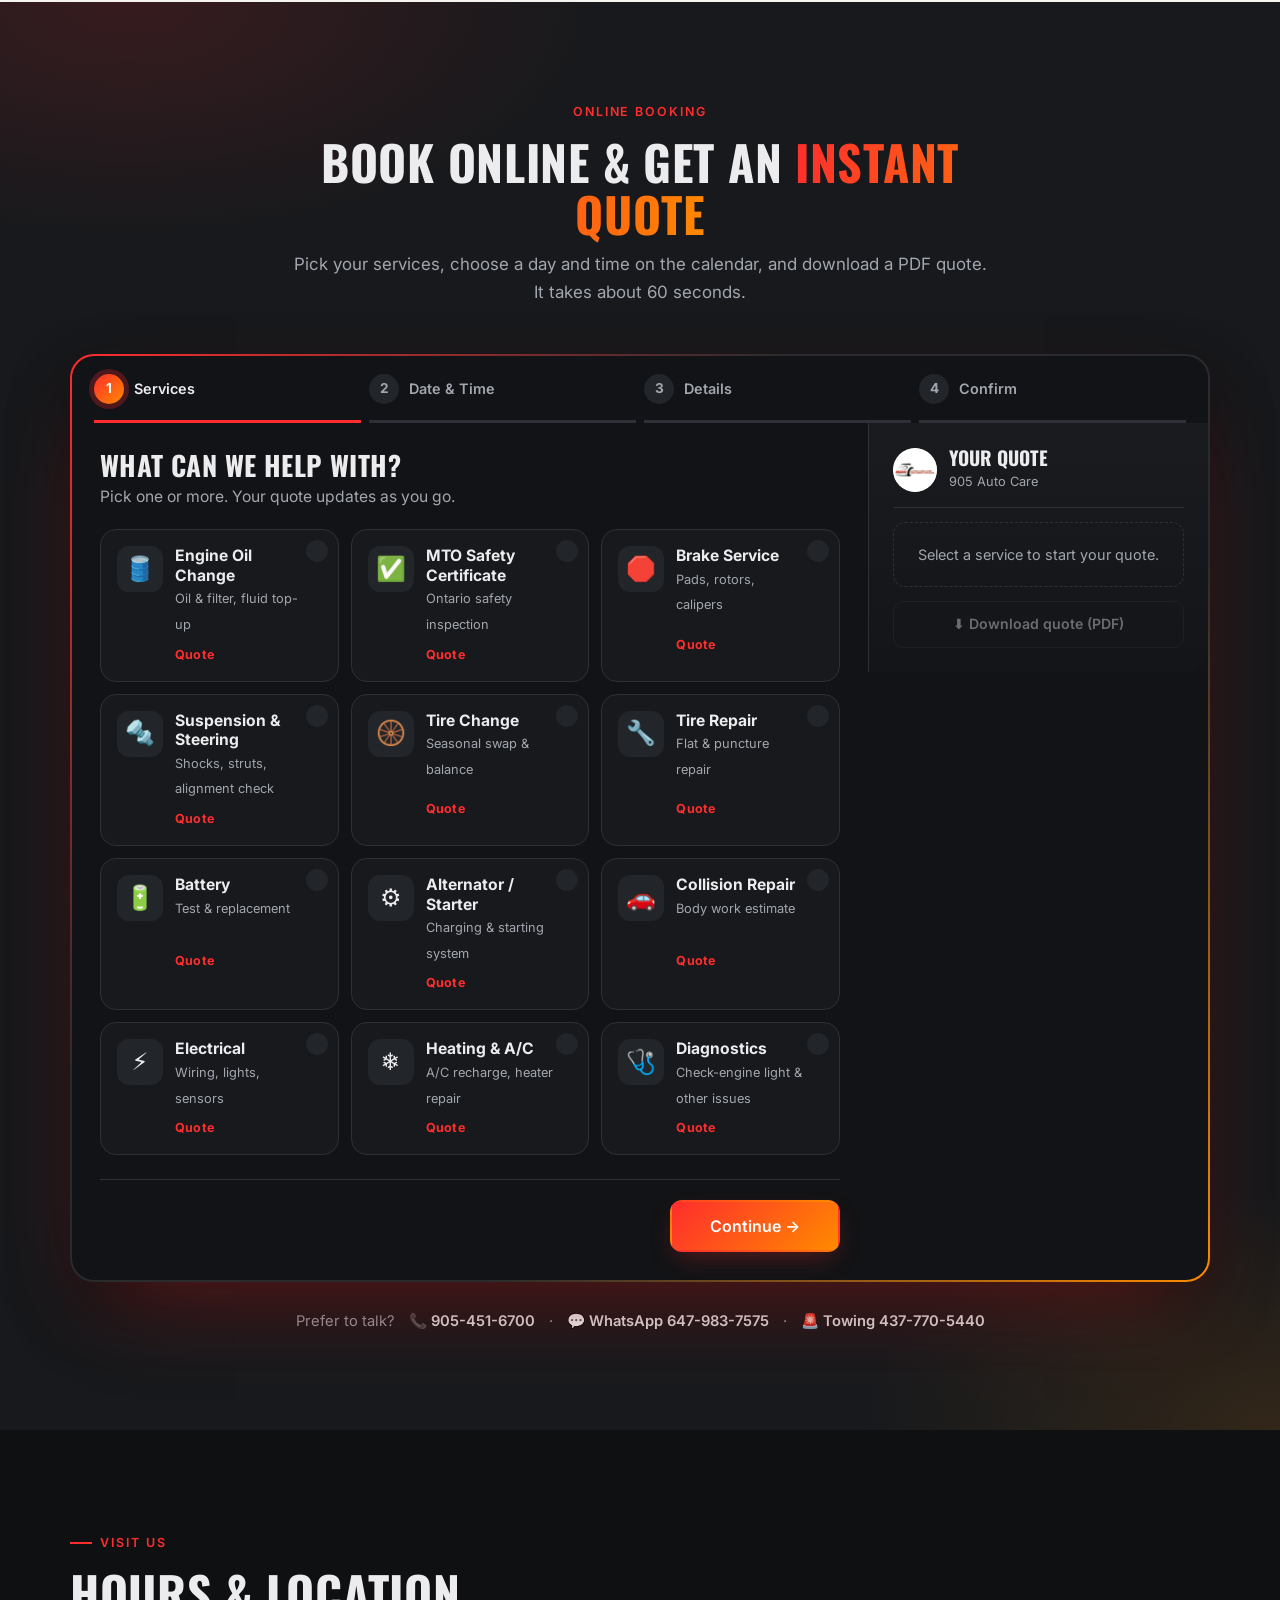
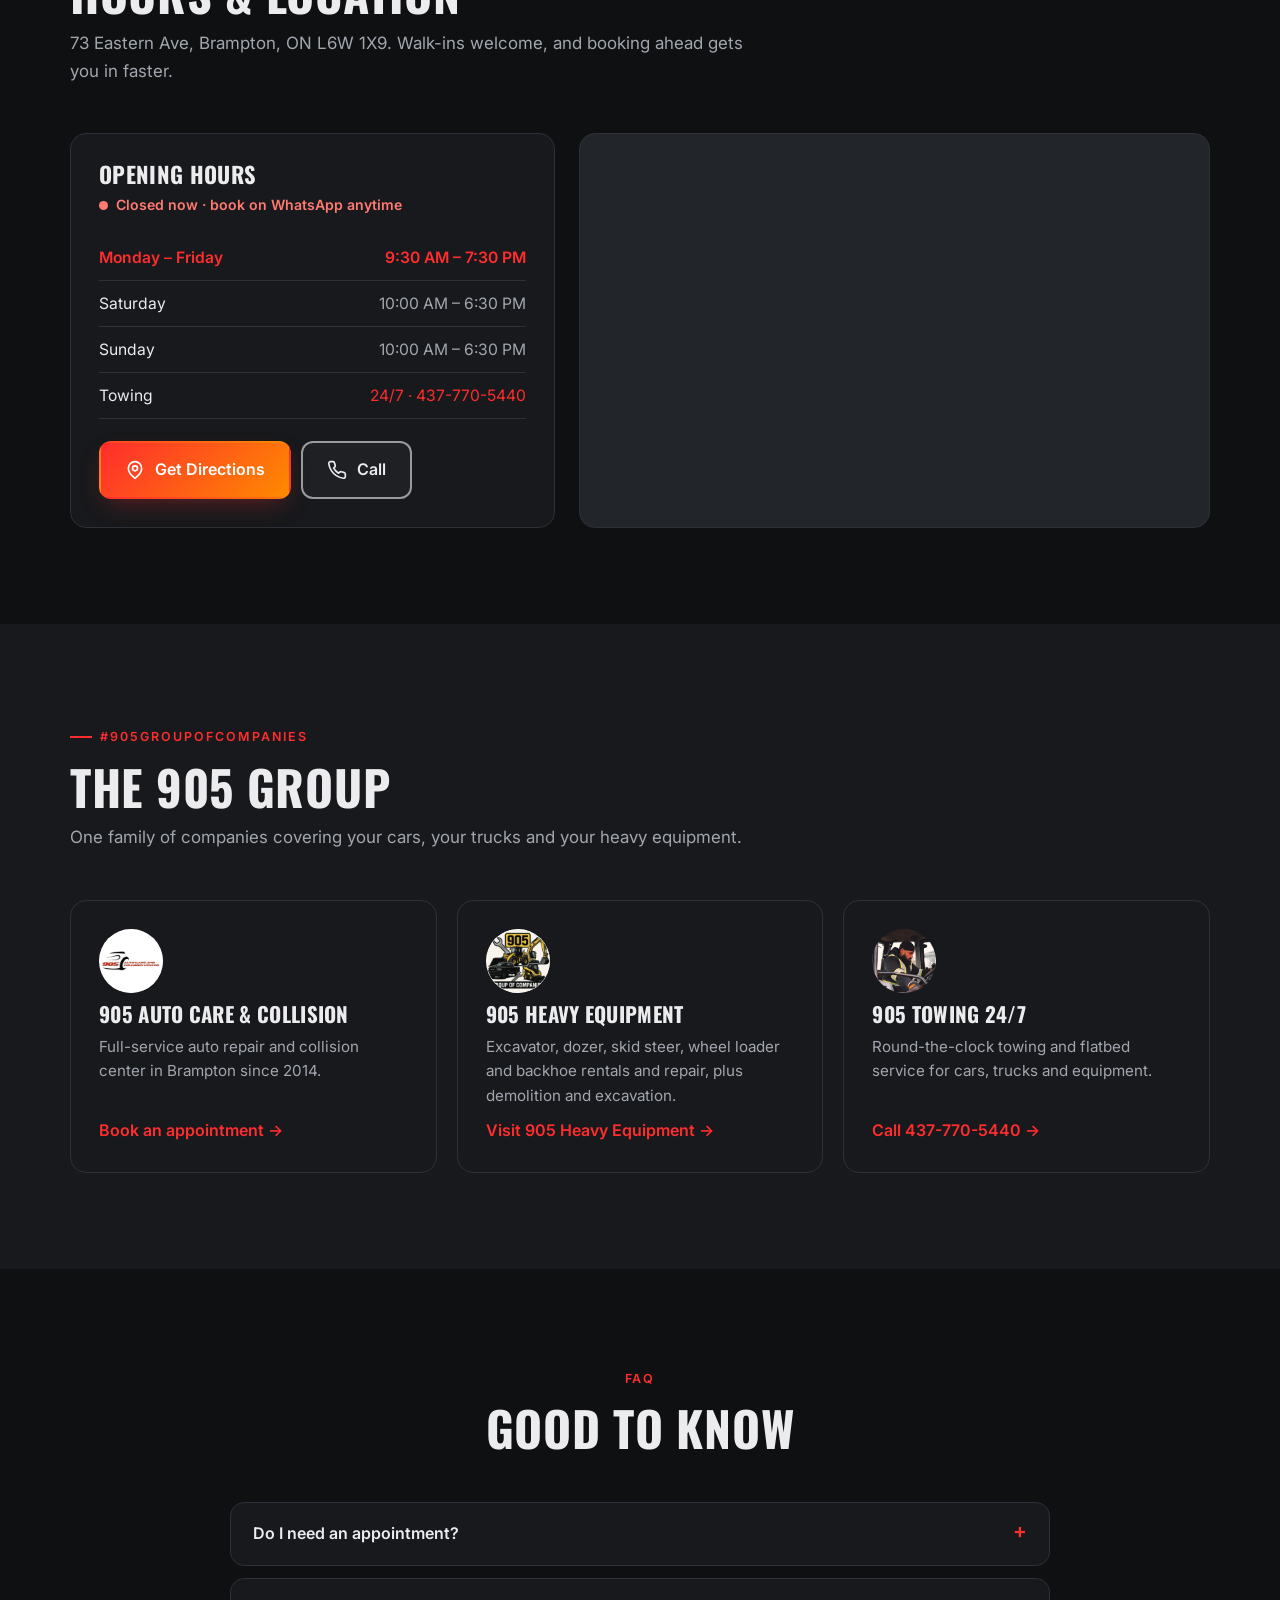
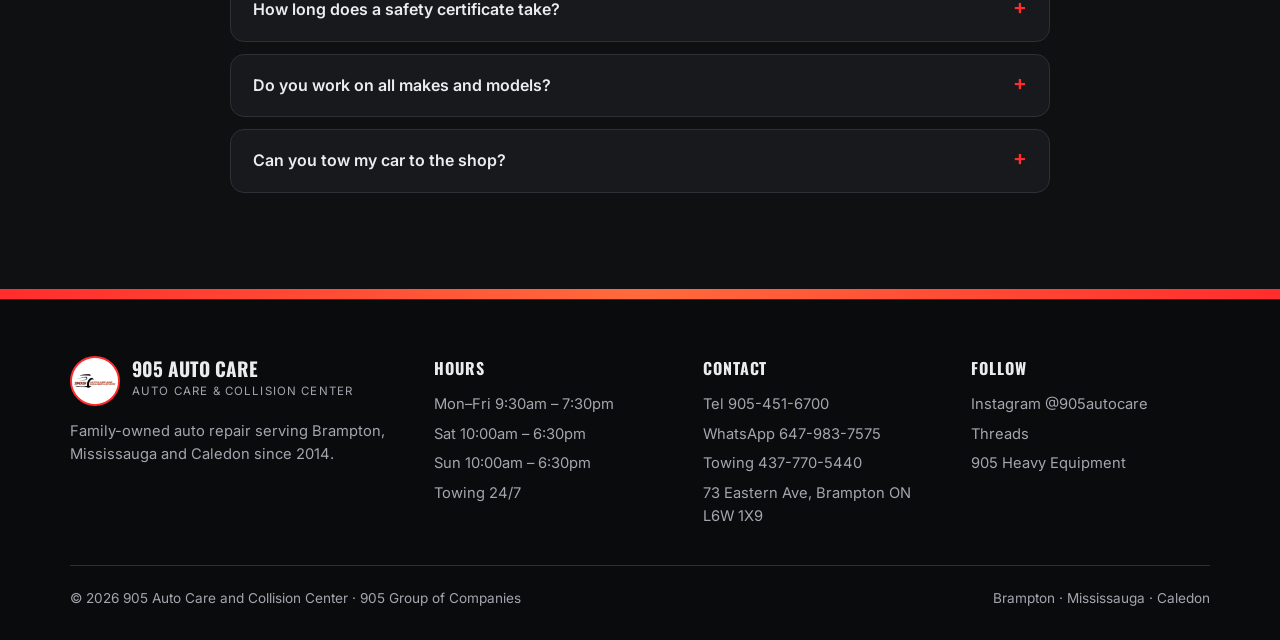
<file: autocare.html>
<!doctype html>
<html lang="en">
<head>
<meta charset="utf-8">
<meta name="viewport" content="width=device-width, initial-scale=1, viewport-fit=cover">
<title>905 Auto Care &amp; Collision Center | Auto Repair in Brampton, ON – Book on WhatsApp</title>
<meta name="description" content="Family-owned auto repair in Brampton since 2014. Oil changes, MTO safety certificates, brakes, tires, suspension, collision repair, A/C, electrical and 24/7 towing. Open 7 days. Book on WhatsApp.">
<meta name="theme-color" content="#0f1012">
<meta property="og:title" content="905 Auto Care & Collision Center – Brampton">
<meta property="og:description" content="Family-owned auto repair since 2014. Open 7 days. Book on WhatsApp: 647-983-7575.">
<meta property="og:image" content="img/905-autocare-logo.png">
<link rel="icon" href="img/905-autocare-logo.png">
<link rel="preconnect" href="https://fonts.googleapis.com">
<link rel="preconnect" href="https://fonts.gstatic.com" crossorigin>
<link href="https://fonts.googleapis.com/css2?family=Oswald:wght@500;700&family=Inter:wght@400;500;600;700&display=swap" rel="stylesheet">
<link rel="stylesheet" href="assets/site.css">
<script type="application/ld+json">
{
  "@context":"https://schema.org",
  "@type":"AutoRepair",
  "name":"905 Auto Care and Collision Center",
  "image":"img/905-autocare-logo.png",
  "url":"https://www.905autocare.ca",
  "telephone":"+1-905-451-6700",
  "foundingDate":"2014",
  "address":{"@type":"PostalAddress","streetAddress":"73 Eastern Ave","addressLocality":"Brampton","addressRegion":"ON","postalCode":"L6W 1X9","addressCountry":"CA"},
  "areaServed":["Brampton","Mississauga","Caledon"],
  "openingHoursSpecification":[
    {"@type":"OpeningHoursSpecification","dayOfWeek":["Monday","Tuesday","Wednesday","Thursday","Friday"],"opens":"09:30","closes":"19:30"},
    {"@type":"OpeningHoursSpecification","dayOfWeek":["Saturday","Sunday"],"opens":"10:00","closes":"18:30"}
  ],
  "sameAs":["https://www.instagram.com/905autocare/"],
  "parentOrganization":{"@type":"Organization","name":"905 Group of Companies"}
}
</script>
</head>
<body class="auto" data-wa="16479837575">

<svg width="0" height="0" style="position:absolute" aria-hidden="true">
  <symbol id="i-wa" viewBox="0 0 24 24"><path fill="currentColor" d="M12.04 2C6.58 2 2.13 6.45 2.13 11.91c0 1.75.46 3.45 1.32 4.95L2.05 22l5.25-1.38c1.45.79 3.08 1.21 4.74 1.21 5.46 0 9.91-4.45 9.91-9.91S17.5 2 12.04 2Zm0 18.15c-1.48 0-2.93-.4-4.2-1.15l-.3-.18-3.12.82.83-3.04-.2-.31a8.26 8.26 0 0 1-1.26-4.38c0-4.54 3.7-8.24 8.24-8.24 4.54 0 8.24 3.7 8.24 8.24s-3.69 8.24-8.23 8.24Zm4.52-6.16c-.25-.12-1.47-.72-1.69-.81-.23-.08-.39-.12-.56.12-.17.25-.64.81-.78.97-.14.17-.29.19-.54.06-.25-.12-1.05-.39-1.99-1.23-.74-.66-1.23-1.47-1.38-1.72-.14-.25-.02-.38.11-.51.11-.11.25-.29.37-.43.12-.14.17-.25.25-.41.08-.17.04-.31-.02-.43-.06-.12-.56-1.34-.76-1.84-.2-.48-.41-.42-.56-.43h-.48c-.17 0-.43.06-.66.31-.22.25-.86.85-.86 2.07s.89 2.4 1.01 2.56c.12.17 1.75 2.67 4.23 3.74.59.26 1.05.41 1.41.52.59.19 1.13.16 1.56.1.48-.07 1.47-.6 1.67-1.18.21-.58.21-1.07.14-1.18-.06-.11-.22-.17-.47-.29Z"/></symbol>
  <symbol id="i-phone" viewBox="0 0 24 24"><path fill="none" stroke="currentColor" stroke-width="2" stroke-linecap="round" stroke-linejoin="round" d="M22 16.9v3a2 2 0 0 1-2.2 2 19.8 19.8 0 0 1-8.6-3.1 19.5 19.5 0 0 1-6-6A19.8 19.8 0 0 1 2.1 4.2 2 2 0 0 1 4.1 2h3a2 2 0 0 1 2 1.7c.1.9.4 1.8.7 2.7a2 2 0 0 1-.5 2.1L8 9.8a16 16 0 0 0 6 6l1.3-1.3a2 2 0 0 1 2.1-.4c.9.3 1.8.6 2.7.7a2 2 0 0 1 1.7 2Z"/></symbol>
  <symbol id="i-pin" viewBox="0 0 24 24"><g fill="none" stroke="currentColor" stroke-width="2" stroke-linecap="round" stroke-linejoin="round"><path d="M20 10c0 6-8 12-8 12s-8-6-8-12a8 8 0 0 1 16 0Z"/><circle cx="12" cy="10" r="3"/></g></symbol>
  <symbol id="i-ig" viewBox="0 0 24 24"><g fill="none" stroke="currentColor" stroke-width="2"><rect x="2" y="2" width="20" height="20" rx="5"/><circle cx="12" cy="12" r="4"/><circle cx="17.5" cy="6.5" r=".8" fill="currentColor"/></g></symbol>
  <symbol id="i-msg" viewBox="0 0 24 24"><path fill="none" stroke="currentColor" stroke-width="2" stroke-linecap="round" stroke-linejoin="round" d="M21 15a2 2 0 0 1-2 2H7l-4 4V5a2 2 0 0 1 2-2h14a2 2 0 0 1 2 2z"/></symbol>
  <symbol id="i-g" viewBox="0 0 48 48"><path fill="#EA4335" d="M24 9.5c3.5 0 6.6 1.2 9.1 3.6l6.8-6.8C35.8 2.4 30.3 0 24 0 14.6 0 6.6 5.4 2.7 13.3l7.9 6.2C12.5 13.6 17.8 9.5 24 9.5z"/><path fill="#4285F4" d="M46.1 24.5c0-1.6-.1-3.1-.4-4.5H24v9h12.4c-.5 2.9-2.2 5.3-4.6 7l7.4 5.8c4.3-4 6.9-9.9 6.9-17.3z"/><path fill="#FBBC05" d="M10.5 28.5c-.5-1.4-.8-3-.8-4.5s.3-3.1.8-4.5l-7.9-6.2C1 16.6 0 20.2 0 24s.9 7.4 2.6 10.7l7.9-6.2z"/><path fill="#34A853" d="M24 48c6.5 0 11.9-2.1 15.9-5.8l-7.4-5.8c-2.1 1.4-4.8 2.2-8.5 2.2-6.2 0-11.5-4.2-13.4-9.9l-7.9 6.2C6.6 42.6 14.6 48 24 48z"/></symbol>
</svg>

<div class="topbar">
  <div class="wrap">
    <div class="switch hide-sm">
      <a href="autocare.html" aria-current="page">905 Auto Care</a>
      <a href="index.html">905 Heavy Equipment</a>
    </div>
    <a class="tow" href="tel:+14377705440">🚨 TOWING 24/7: 437-770-5440</a>
  </div>
</div>

<header class="site">
  <div class="wrap">
    <a class="brand" href="#top">
      <img src="img/905-autocare-logo.png" alt="905 Auto Care and Collision Center logo" width="50" height="50">
      <span><b>905 Auto Care</b><small>Auto Care &amp; Collision Center</small></span>
    </a>
    <nav class="main" aria-label="Main">
      <ul>
        <li><a href="#services">Services</a></li>
        <li><a href="#reviews">Reviews</a></li>
        <li><a href="#visit">Hours</a></li>
        <li><a href="#book">Book</a></li>
      </ul>
    </nav>
    <div class="header-cta">
      <a class="btn btn-o" href="tel:+19054516700"><svg><use href="#i-phone"/></svg>905-451-6700</a>
      <a class="btn btn-a" href="#book">Book Online</a>
    </div>
    <button class="menu-btn" aria-label="Open menu">☰</button>
  </div>
</header>

<main id="top">
  <section class="hero">
    <div class="wrap">
      <div class="reveal">
        <span class="eyebrow">🏁 Established 2014 · Open 7 Days</span>
        <h1>Experienced Mechanics <span class="accent">You Can Rely On</span></h1>
        <p class="lead">We're a family-owned shop serving Brampton, Mississauga, Caledon and nearby areas. Our team has over 50 years of combined experience and does quality repairs at competitive prices. Book online in under a minute and get your quote right away.</p>
        <div class="ctas">
          <a class="btn btn-a btn-lg" href="#book">📅 Book an Appointment</a>
          <a class="btn btn-wa btn-lg" href="https://wa.me/16479837575" target="_blank" rel="noopener"><svg><use href="#i-wa"/></svg>WhatsApp</a>
          </div>
        <div class="trust">
          <span>🏁 <b>Since 2014</b></span>
          <span>🧰 <b>50+ yrs</b> combined experience</span>
          <span>📅 <b>Open 7 days</b></span>
        </div>
      </div>
      <img class="hero-logo reveal" src="img/905-autocare-logo.png" alt="905 Auto Care and Collision Center">
    </div>
  </section>
  <div class="stripe"></div>

  <section style="padding:44px 0">
    <div class="wrap">
      <div class="brands reveal" aria-label="Makes we service">
        <span>Toyota</span><span>Honda</span><span>BMW</span><span>Mercedes-Benz</span><span>Ford</span><span>Cadillac</span><span>&amp; All Makes</span>
      </div>
    </div>
  </section>

  <!-- SERVICES -->
  <section id="services" class="light">
    <div class="wrap">
      <div class="head reveal">
        <span class="eyebrow">Our Services</span>
        <h2>Complete Auto Repair &amp; Maintenance</h2>
        <p>From a quick oil change to full collision repair, we do it all in one shop.</p>
      </div>
      <div class="grid svc-grid">
        <div class="svc reveal"><div class="num">01</div><div><h3>Engine Oil Change</h3><p>A quick, clean oil and filter change. Most cars are done while you wait.</p></div></div>
        <div class="svc reveal"><div class="num">02</div><div><h3>MTO Safety Certificate</h3><p>Ontario Safety Standards Certificate inspections for buying, selling or registering a vehicle.</p></div></div>
        <div class="svc reveal"><div class="num">03</div><div><h3>Brakes &amp; Suspension</h3><p>Pads, rotors, calipers, shocks, struts and steering, so your car stops and handles safely.</p></div></div>
        <div class="svc reveal"><div class="num">04</div><div><h3>Tires</h3><p>Tire changes, seasonal swaps, flat repairs and balancing.</p></div></div>
        <div class="svc reveal"><div class="num">05</div><div><h3>Battery, Alternator &amp; Starter</h3><p>Testing and replacement to get you starting reliably again.</p></div></div>
        <div class="svc reveal"><div class="num">06</div><div><h3>Collision Repair</h3><p>Body work and collision repair at our own collision center.</p></div></div>
        <div class="svc reveal"><div class="num">07</div><div><h3>Electrical</h3><p>Diagnostics for warning lights, wiring, sensors and electrical faults.</p></div></div>
        <div class="svc reveal"><div class="num">08</div><div><h3>Heating &amp; A/C</h3><p>A/C recharge and repair, plus heater and climate control service.</p></div></div>
        <div class="svc reveal"><div class="num">09</div><div><h3>24/7 Towing</h3><p>Broken down or been in an accident? Call <b>437-770-5440</b> any time.</p></div></div>
      </div>
    </div>
  </section>

  <section>
    <div class="wrap">
      <div class="grid stats">
        <div class="stat reveal"><b>Family-Owned</b><span>Serving the community since 2014</span></div>
        <div class="stat reveal"><b>50+ Years</b><span>Combined experience in the automotive industry</span></div>
        <div class="stat reveal"><b>Fair Prices</b><span>Quality repairs at competitive prices</span></div>
        <div class="stat reveal"><b>7 Days</b><span>Open every day of the week</span></div>
      </div>
    </div>
  </section>

  <div class="band">
    <div class="wrap">
      <div>
        <h2>Broken Down? Towing 24/7.</h2>
        <p>We tow your vehicle straight to our shop for repairs, any time of day.</p>
      </div>
      <a class="btn" href="tel:+14377705440"><svg><use href="#i-phone"/></svg>437-770-5440</a>
    </div>
  </div>

  <!-- REVIEWS -->
  <section id="reviews" class="light">
    <div class="wrap">
      <div class="head reveal">
        <span class="eyebrow">Reviews</span>
        <h2>Trusted by Drivers Across Brampton</h2>
        <p>See what our customers say about us on Google. If we've worked on your car, we'd love to hear from you too.</p>
      </div>
      <div class="reviews-top reveal">
        <div class="g-logo">
          <svg><use href="#i-g"/></svg>
          <div><b>Google Reviews</b><span>905 Auto Care &amp; Collision Center · 73 Eastern Ave</span></div>
        </div>
        <div class="btns">
          <a class="btn btn-g" href="https://www.google.com/maps/search/?api=1&amp;query=905+Auto+Care+and+Collision+Center+73+Eastern+Ave+Brampton+ON" target="_blank" rel="noopener">Read reviews on Google</a>
          <a class="btn btn-gl" href="https://www.google.com/maps/search/?api=1&amp;query=905+Auto+Care+and+Collision+Center+73+Eastern+Ave+Brampton+ON" target="_blank" rel="noopener">Write a review</a>
        </div>
      </div>
      <div class="grid review-grid" data-reviews="autocare"></div>
    </div>
  </section>

  <!-- BOOK -->
  <section id="book" class="book-sec">
    <div class="wrap">
      <div class="head center reveal">
        <span class="eyebrow">Online Booking</span>
        <h2>Book Online &amp; Get an <span class="grad">Instant Quote</span></h2>
        <p>Pick your services, choose a day and time on the calendar, and download a PDF quote. It takes about 60 seconds.</p>
      </div>
      <div class="booker reveal" data-booker="autocare"></div>
      <div class="book-alt reveal"><span>Prefer to talk?</span><a class="lnk" href="tel:+19054516700">📞 905-451-6700</a><span>·</span><a class="lnk" href="https://wa.me/16479837575" target="_blank" rel="noopener">💬 WhatsApp 647-983-7575</a><span>·</span><a class="lnk" href="tel:+14377705440">🚨 Towing 437-770-5440</a></div>
    </div>
  </section>

  <!-- VISIT -->
  <section id="visit">
    <div class="wrap">
      <div class="head reveal">
        <span class="eyebrow">Visit Us</span>
        <h2>Hours &amp; Location</h2>
        <p>73 Eastern Ave, Brampton, ON L6W 1X9. Walk-ins welcome, and booking ahead gets you in faster.</p>
      </div>
      <div class="grid visit">
        <div class="hours reveal">
          <h3>Opening Hours</h3>
          <div class="open-now" data-hours='{"0":["10:00","18:30"],"1":["09:30","19:30"],"2":["09:30","19:30"],"3":["09:30","19:30"],"4":["09:30","19:30"],"5":["09:30","19:30"],"6":["10:00","18:30"]}'><i></i><span>Checking hours…</span></div>
          <table>
            <tr data-dow="1 2 3 4 5"><td>Monday – Friday</td><td>9:30 AM – 7:30 PM</td></tr>
            <tr data-dow="6"><td>Saturday</td><td>10:00 AM – 6:30 PM</td></tr>
            <tr data-dow="0"><td>Sunday</td><td>10:00 AM – 6:30 PM</td></tr>
            <tr><td>Towing</td><td style="color:var(--accent)">24/7 · 437-770-5440</td></tr>
          </table>
          <div style="display:flex;gap:10px;flex-wrap:wrap;margin-top:22px">
            <a class="btn btn-a" href="https://www.google.com/maps/dir/?api=1&amp;destination=73+Eastern+Ave+Brampton+ON+L6W+1X9" target="_blank" rel="noopener"><svg><use href="#i-pin"/></svg>Get Directions</a>
            <a class="btn btn-o" href="tel:+19054516700"><svg><use href="#i-phone"/></svg>Call</a>
          </div>
        </div>
        <div class="map reveal">
          <iframe title="Map to 905 Auto Care, 73 Eastern Ave, Brampton" loading="lazy" referrerpolicy="no-referrer-when-downgrade" src="https://maps.google.com/maps?q=73%20Eastern%20Ave%2C%20Brampton%2C%20ON%20L6W%201X9&amp;z=15&amp;output=embed"></iframe>
        </div>
      </div>
    </div>
  </section>

  <!-- GROUP -->
  <section class="alt">
    <div class="wrap">
      <div class="head reveal">
        <span class="eyebrow">#905GroupOfCompanies</span>
        <h2>The 905 Group</h2>
        <p>One family of companies covering your cars, your trucks and your heavy equipment.</p>
      </div>
      <div class="grid group">
        <div class="gcard reveal">
          <img src="img/905-autocare-logo.png" alt="" width="64" height="64">
          <h3>905 Auto Care &amp; Collision</h3>
          <p>Full-service auto repair and collision center in Brampton since 2014.</p>
          <a class="more" href="#book">Book an appointment →</a>
        </div>
        <div class="gcard reveal">
          <img src="img/905-heavy-logo.png" alt="" width="64" height="64">
          <h3>905 Heavy Equipment</h3>
          <p>Excavator, dozer, skid steer, wheel loader and backhoe rentals and repair, plus demolition and excavation.</p>
          <a class="more" href="index.html">Visit 905 Heavy Equipment →</a>
        </div>
        <div class="gcard reveal">
          <img src="img/yard-1.jpg" alt="" width="64" height="64" style="object-fit:cover">
          <h3>905 Towing 24/7</h3>
          <p>Round-the-clock towing and flatbed service for cars, trucks and equipment.</p>
          <a class="more" href="tel:+14377705440">Call 437-770-5440 →</a>
        </div>
      </div>
    </div>
  </section>

  <section>
    <div class="wrap">
      <div class="head center reveal">
        <span class="eyebrow">FAQ</span>
        <h2>Good to Know</h2>
      </div>
      <div class="faq">
        <details class="reveal"><summary>Do I need an appointment?</summary><p>Walk-ins are welcome, but booking online gets you in faster and lets us have parts ready for you.</p></details>
        <details class="reveal"><summary>How long does a safety certificate take?</summary><p>Most inspections are done the same day. If your vehicle needs repairs to pass, we'll explain what's needed and give you a quote first.</p></details>
        <details class="reveal"><summary>Do you work on all makes and models?</summary><p>Yes. Toyota, Honda, BMW, Mercedes-Benz, Ford, Cadillac and more. Domestic, Asian and European vehicles are all welcome.</p></details>
        <details class="reveal"><summary>Can you tow my car to the shop?</summary><p>Yes. Our towing runs 24/7. Call 437-770-5440 and we'll bring your vehicle straight to the shop.</p></details>
      </div>
    </div>
  </section>
</main>

<div class="stripe"></div>
<footer class="site">
  <div class="wrap">
    <div class="cols">
      <div>
        <a class="brand" href="#top"><img src="img/905-autocare-logo.png" alt="" width="50" height="50"><span><b style="color:var(--text)">905 Auto Care</b><small>Auto Care &amp; Collision Center</small></span></a>
        <p style="margin-top:14px;max-width:320px">Family-owned auto repair serving Brampton, Mississauga and Caledon since 2014.</p>
      </div>
      <div><h4>Hours</h4><ul><li>Mon–Fri 9:30am – 7:30pm</li><li>Sat 10:00am – 6:30pm</li><li>Sun 10:00am – 6:30pm</li><li>Towing 24/7</li></ul></div>
      <div><h4>Contact</h4><ul><li><a href="tel:+19054516700">Tel 905-451-6700</a></li><li><a href="https://wa.me/16479837575" target="_blank" rel="noopener">WhatsApp 647-983-7575</a></li><li><a href="tel:+14377705440">Towing 437-770-5440</a></li><li>73 Eastern Ave, Brampton ON L6W 1X9</li></ul></div>
      <div><h4>Follow</h4><ul><li><a href="https://www.instagram.com/905autocare/" target="_blank" rel="noopener">Instagram @905autocare</a></li><li><a href="https://www.threads.net/@905autocare" target="_blank" rel="noopener">Threads</a></li><li><a href="index.html">905 Heavy Equipment</a></li></ul></div>
    </div>
    <div class="base"><span>© <span data-year></span> 905 Auto Care and Collision Center · 905 Group of Companies</span><span>Brampton · Mississauga · Caledon</span></div>
  </div>
</footer>

<a class="wa-float" href="https://wa.me/16479837575?text=Hi%20905%20Auto%20Care%2C%20I%27d%20like%20to%20book%20an%20appointment." target="_blank" rel="noopener" aria-label="Chat on WhatsApp"><span class="tip">Book on WhatsApp</span><svg><use href="#i-wa"/></svg></a>
<div class="callbar">
  <a class="c-call" href="tel:+19054516700"><svg><use href="#i-phone"/></svg>Call Shop</a>
  <a class="c-wa" href="#book">📅 Book Online</a>
</div>

<script src="assets/reviews.js"></script>
<script src="assets/booking-config.js"></script>
<script src="assets/booking.js"></script>
<script src="assets/site.js"></script>
</body>
</html>
</file>
<file: assets/site.css>
/* 905 Group of Companies – shared styles */
:root{
  --accent:#f5b800; --accent-d:#dba400; --on-accent:#111214;
  --ink:#0f1012; --ink-2:#17191c; --ink-3:#22252a;
  --text:#ececee; --muted:#a2a6ae; --line:#2d3036;
  --paper:#f6f4ef; --paper-ink:#18181a; --paper-muted:#5b5d63;
  --wa:#25d366; --wa-d:#1ebe5b;
  --radius:12px;
  --shadow:0 24px 60px rgba(0,0,0,.45);
}
body.auto{ --accent:#e3261c; --accent-d:#c41d14; --on-accent:#fff; }

*{box-sizing:border-box;margin:0;padding:0}
html{scroll-behavior:smooth;scroll-padding-top:84px}
body{font-family:Inter,system-ui,-apple-system,sans-serif;background:var(--ink);color:var(--text);line-height:1.6;-webkit-font-smoothing:antialiased}
img{max-width:100%;display:block}
a{color:inherit}
h1,h2,h3{font-family:Oswald,Impact,sans-serif;text-transform:uppercase;letter-spacing:.015em;line-height:1.08}
.wrap{max-width:1180px;margin:0 auto;padding:0 20px}
.eyebrow{display:inline-flex;align-items:center;gap:8px;color:var(--accent);font-weight:600;letter-spacing:.16em;text-transform:uppercase;font-size:.78rem;margin-bottom:14px}
.eyebrow::before{content:"";width:22px;height:2px;background:currentColor}
.accent{color:var(--accent)}
.stripe{height:10px;background:repeating-linear-gradient(-45deg,var(--accent) 0 18px,var(--ink) 18px 36px)}
body.auto .stripe{background:linear-gradient(90deg,var(--accent),#ff6a3d 50%,var(--accent))}

/* ---------- buttons ---------- */
.btn{display:inline-flex;align-items:center;justify-content:center;gap:10px;padding:14px 24px;border-radius:var(--radius);font-weight:600;text-decoration:none;border:2px solid transparent;cursor:pointer;font-size:1rem;font-family:inherit;transition:transform .15s,background .15s,border-color .15s,color .15s;white-space:nowrap}
.btn:active{transform:scale(.98)}
.btn svg{width:20px;height:20px;flex:none}
.btn-a{background:var(--accent);color:var(--on-accent)}
.btn-a:hover{background:var(--accent-d)}
.btn-wa{background:var(--wa);color:#06290f}
.btn-wa:hover{background:var(--wa-d)}
.btn-o{border-color:rgba(255,255,255,.55);color:var(--text);background:rgba(255,255,255,.03)}
.btn-o:hover{border-color:var(--accent);color:var(--accent)}
.btn-lg{padding:16px 28px;font-size:1.06rem}
.btn-block{width:100%}

/* ---------- top bar & header ---------- */
.topbar{background:var(--accent);color:var(--on-accent);font-weight:600;font-size:.88rem}
.topbar .wrap{display:flex;justify-content:space-between;align-items:center;gap:12px;padding:7px 20px;flex-wrap:wrap}
.topbar a{text-decoration:none}
.topbar .tow{font-family:Oswald,sans-serif;font-size:1.02rem;letter-spacing:.04em}
.topbar .switch{display:flex;gap:16px}
.topbar .switch a{opacity:.8}
.topbar .switch a[aria-current]{opacity:1;text-decoration:underline;text-underline-offset:3px}

header.site{position:sticky;top:0;z-index:50;background:rgba(15,16,18,.88);backdrop-filter:saturate(160%) blur(12px);-webkit-backdrop-filter:saturate(160%) blur(12px);border-bottom:1px solid var(--line)}
header.site .wrap{display:flex;align-items:center;justify-content:space-between;gap:16px;padding:10px 20px}
.brand{display:flex;align-items:center;gap:12px;text-decoration:none}
.brand img{width:50px;height:50px;border-radius:50%;border:2px solid var(--accent);background:#fff}
.brand b{font-family:Oswald,sans-serif;font-size:1.2rem;text-transform:uppercase;display:block;line-height:1.05}
.brand small{color:var(--muted);font-size:.72rem;letter-spacing:.1em;text-transform:uppercase}
nav.main ul{display:flex;gap:26px;list-style:none}
nav.main a{text-decoration:none;font-weight:500;font-size:.94rem;color:var(--muted);transition:color .15s}
nav.main a:hover{color:var(--accent)}
.header-cta{display:flex;gap:10px}
.header-cta .btn{padding:10px 16px;font-size:.92rem}
.menu-btn{display:none;background:none;border:1px solid var(--line);color:var(--text);border-radius:8px;width:44px;height:44px;font-size:1.2rem;cursor:pointer}

/* ---------- hero ---------- */
.hero{position:relative;overflow:hidden;isolation:isolate}
.hero::before{content:"";position:absolute;inset:0;z-index:-1;background:
  radial-gradient(900px 520px at 88% 10%,color-mix(in srgb,var(--accent) 22%,transparent),transparent 60%),
  radial-gradient(700px 400px at 0% 100%,rgba(255,255,255,.04),transparent 60%),
  linear-gradient(180deg,var(--ink-2),var(--ink))}
.hero .wrap{display:grid;grid-template-columns:1.1fr .9fr;gap:56px;align-items:center;padding:84px 20px 96px}
.hero h1{font-size:clamp(2.5rem,6vw,4.6rem)}
.hero .lead{color:var(--muted);font-size:1.14rem;max-width:560px;margin:22px 0 32px}
.hero .ctas{display:flex;gap:12px;flex-wrap:wrap}
.trust{display:flex;flex-wrap:wrap;gap:22px;margin-top:36px;color:var(--muted);font-size:.9rem}
.trust span{display:flex;align-items:center;gap:8px}
.trust b{color:var(--text)}

.collage{position:relative;height:520px}
.collage figure{position:absolute;border-radius:18px;overflow:hidden;box-shadow:var(--shadow);border:1px solid rgba(255,255,255,.08)}
.collage img{width:100%;height:100%;object-fit:cover}
.collage .c1{left:0;top:0;width:62%;height:86%}
.collage .c2{right:0;top:8%;width:42%;height:46%}
.collage .c3{right:4%;bottom:0;width:46%;height:42%}
.collage .badge{position:absolute;left:-14px;bottom:24px;z-index:2;background:var(--accent);color:var(--on-accent);border-radius:14px;padding:14px 18px;box-shadow:var(--shadow);font-family:Oswald,sans-serif;text-transform:uppercase;line-height:1.1}
.collage .badge b{font-size:1.6rem;display:block}

.hero-logo{justify-self:center;width:min(400px,100%);aspect-ratio:1;border-radius:50%;background:#fff;border:6px solid var(--accent);box-shadow:var(--shadow),0 0 0 16px color-mix(in srgb,var(--accent) 14%,transparent)}

/* ---------- sections ---------- */
section{padding:96px 0}
.head{max-width:700px;margin-bottom:48px}
.head.center{margin-left:auto;margin-right:auto;text-align:center}
.head.center .eyebrow::before{display:none}
.head h2{font-size:clamp(2rem,4.2vw,3rem)}
.head p{color:var(--muted);margin-top:12px;font-size:1.06rem}
.light{background:var(--paper);color:var(--paper-ink)}
.light .head p,.light p{color:var(--paper-muted)}
.alt{background:var(--ink-2)}
.grid{display:grid;gap:20px}

/* cards */
.cards{grid-template-columns:repeat(auto-fill,minmax(260px,1fr))}
.card{position:relative;background:var(--ink-2);border:1px solid var(--line);border-radius:16px;padding:26px;transition:transform .2s,border-color .2s,box-shadow .2s;display:flex;flex-direction:column}
.card:hover{transform:translateY(-4px);border-color:var(--accent);box-shadow:var(--shadow)}
.card .ico{width:76px;height:52px;margin-bottom:16px;color:var(--accent)}
.card h3{font-size:1.32rem;margin-bottom:8px}
.card p{color:var(--muted);font-size:.95rem;flex:1}
.card .book{margin-top:18px;display:inline-flex;align-items:center;gap:8px;font-weight:600;font-size:.9rem;color:var(--accent);text-decoration:none}
.card .book:hover{text-decoration:underline}
.card .book svg{width:18px;height:18px}

/* service list (light) */
.svc-grid{grid-template-columns:repeat(auto-fill,minmax(320px,1fr))}
.svc{display:flex;gap:18px;background:#fff;border-radius:16px;padding:24px;border:1px solid #e6e2d8;transition:transform .2s,box-shadow .2s}
.svc:hover{transform:translateY(-3px);box-shadow:0 14px 34px rgba(0,0,0,.08)}
.svc .num{flex:none;width:50px;height:50px;border-radius:12px;background:var(--ink);color:var(--accent);display:grid;place-items:center;font-family:Oswald,sans-serif;font-size:1.25rem}
.svc h3{font-size:1.18rem;margin-bottom:6px}
.svc p{font-size:.95rem}

/* stats */
.stats{grid-template-columns:repeat(4,1fr)}
.stat{border-left:4px solid var(--accent);padding:6px 0 6px 18px}
.stat b{font-family:Oswald,sans-serif;font-size:1.65rem;text-transform:uppercase;display:block;line-height:1.15}
.stat span{color:var(--muted);font-size:.94rem}

/* steps */
.steps{grid-template-columns:repeat(3,1fr);counter-reset:s}
.step{background:var(--ink-2);border:1px solid var(--line);border-radius:16px;padding:28px;position:relative}
.step::before{counter-increment:s;content:"0" counter(s);font-family:Oswald,sans-serif;font-size:3rem;color:var(--accent);opacity:.9;line-height:1;display:block;margin-bottom:12px}
.step h3{font-size:1.25rem;margin-bottom:6px}
.step p{color:var(--muted);font-size:.95rem}

/* gallery */
.gallery{grid-template-columns:repeat(3,1fr)}
.gallery a{position:relative;border-radius:16px;overflow:hidden;aspect-ratio:4/5;display:block}
.gallery img{width:100%;height:100%;object-fit:cover;transition:transform .5s}
.gallery a:hover img{transform:scale(1.05)}
.gallery a::after{content:"";position:absolute;inset:0;background:linear-gradient(180deg,transparent 55%,rgba(0,0,0,.65))}
.gallery span{position:absolute;left:18px;bottom:16px;z-index:1;font-family:Oswald,sans-serif;text-transform:uppercase;font-size:1.1rem}

/* band */
.band{background:var(--accent);color:var(--on-accent);padding:58px 0;position:relative;overflow:hidden}
.band .wrap{display:flex;align-items:center;justify-content:space-between;gap:24px;flex-wrap:wrap}
.band h2{font-size:clamp(1.8rem,4vw,2.7rem)}
.band p{font-weight:500;margin-top:6px;opacity:.9}
.band .btn{background:var(--ink);color:#fff;font-family:Oswald,sans-serif;letter-spacing:.04em;font-size:1.25rem;padding:16px 28px}
.band .btn:hover{background:#000}

/* ---------- reviews ---------- */
.reviews-top{display:grid;grid-template-columns:1fr auto;gap:28px;align-items:center;background:#fff;color:var(--paper-ink);border-radius:20px;padding:30px 34px;box-shadow:0 18px 50px rgba(0,0,0,.08);border:1px solid #e6e2d8;margin-bottom:28px}
.g-logo{display:flex;align-items:center;gap:16px}
.g-logo svg{width:48px;height:48px;flex:none}
.g-logo b{font-family:Oswald,sans-serif;font-size:1.5rem;text-transform:uppercase;display:block;line-height:1.1}
.g-logo span{color:var(--paper-muted);font-size:.95rem}
.stars{color:#fbbc04;letter-spacing:2px;font-size:1.15rem}
.reviews-top .btns{display:flex;gap:10px;flex-wrap:wrap}
.btn-g{background:#1a73e8;color:#fff}
.btn-g:hover{background:#1765cc}
.btn-gl{background:#fff;color:#1a73e8;border-color:#d2d6de}
.btn-gl:hover{border-color:#1a73e8}
.review-grid{grid-template-columns:repeat(auto-fill,minmax(300px,1fr))}
.review{background:#fff;border:1px solid #e6e2d8;border-radius:16px;padding:24px;display:flex;flex-direction:column;gap:12px}
.review header{display:flex;align-items:center;gap:12px}
.review .av{width:42px;height:42px;border-radius:50%;display:grid;place-items:center;color:#fff;font-weight:700;flex:none}
.review b{display:block;color:var(--paper-ink)}
.review small{color:var(--paper-muted)}
.review p{color:#333;font-size:.96rem}
.review .src{margin-top:auto;font-size:.8rem;color:var(--paper-muted);display:flex;align-items:center;gap:6px}

/* ---------- booking ---------- */
.book-wrap{display:grid;grid-template-columns:.9fr 1.1fr;gap:44px;align-items:start}
.book-side .info-list{list-style:none;display:grid;gap:16px;margin-top:28px}
.info-list li{display:flex;gap:14px;align-items:flex-start}
.info-list .ic{flex:none;width:44px;height:44px;border-radius:12px;background:var(--ink-3);display:grid;place-items:center;color:var(--accent)}
.info-list .ic svg{width:20px;height:20px}
.info-list small{display:block;color:var(--muted);font-size:.76rem;letter-spacing:.09em;text-transform:uppercase}
.info-list a,.info-list strong{text-decoration:none;font-weight:600;font-size:1.05rem}
.info-list a:hover{color:var(--accent)}
.quick{margin-top:30px}
.quick p{font-size:.85rem;color:var(--muted);margin-bottom:10px}
.chips{display:flex;flex-wrap:wrap;gap:8px}
.chip{border:1px solid var(--line);background:var(--ink-3);border-radius:999px;padding:8px 14px;font-size:.88rem;color:var(--text);text-decoration:none;transition:border-color .15s,color .15s}
.chip:hover{border-color:var(--wa);color:var(--wa)}

form.book{background:linear-gradient(180deg,var(--ink-3),var(--ink-2));border:1px solid var(--line);border-radius:20px;padding:30px;display:grid;gap:16px;box-shadow:var(--shadow)}
form.book .fh{display:flex;align-items:center;justify-content:space-between;gap:12px}
form.book h3{font-size:1.6rem}
form.book .wa-pill{display:inline-flex;align-items:center;gap:6px;background:rgba(37,211,102,.12);color:var(--wa);border-radius:999px;padding:6px 12px;font-size:.8rem;font-weight:600}
form.book .wa-pill svg{width:16px;height:16px}
.row{display:grid;grid-template-columns:1fr 1fr;gap:14px}
.row3{grid-template-columns:1fr 1fr 1fr}
label.f{font-size:.8rem;color:var(--muted);display:grid;gap:6px;font-weight:500}
input,select,textarea{width:100%;background:var(--ink);border:1px solid var(--line);border-radius:10px;padding:12px 13px;color:var(--text);font:inherit;font-size:.98rem;transition:border-color .15s}
input:focus,select:focus,textarea:focus{outline:none;border-color:var(--accent);box-shadow:0 0 0 3px color-mix(in srgb,var(--accent) 25%,transparent)}
input::placeholder,textarea::placeholder{color:#6b6f77}
select:disabled{opacity:.55}
textarea{min-height:96px;resize:vertical}
input[type=date]{color-scheme:dark}
fieldset{border:0}
fieldset legend{font-size:.8rem;color:var(--muted);font-weight:500;margin-bottom:8px}
.pick{display:flex;flex-wrap:wrap;gap:8px}
.pick label{cursor:pointer;position:relative}
.pick input{position:absolute;left:0;top:0;width:1px;height:1px;opacity:0;pointer-events:none}
.pick span{display:inline-block;border:1px solid var(--line);background:var(--ink);border-radius:999px;padding:8px 14px;font-size:.88rem;transition:all .15s;user-select:none}
.pick input:checked+span{background:var(--accent);border-color:var(--accent);color:var(--on-accent);font-weight:600}
.pick input:focus-visible+span{box-shadow:0 0 0 3px color-mix(in srgb,var(--accent) 35%,transparent)}
.fine{font-size:.8rem;color:var(--muted);text-align:center}
.err{color:#ff7a70;font-size:.85rem;display:none}
.err.show{display:block}

/* hours + map */
.visit{grid-template-columns:1fr 1.3fr;gap:24px}
.hours{background:var(--ink-2);border:1px solid var(--line);border-radius:16px;padding:28px}
.hours h3{font-size:1.4rem;margin-bottom:6px}
.open-now{display:inline-flex;align-items:center;gap:8px;font-size:.88rem;font-weight:600;margin-bottom:18px}
.open-now i{width:9px;height:9px;border-radius:50%;background:#888}
.open-now.on i{background:var(--wa);box-shadow:0 0 0 4px rgba(37,211,102,.2)}
.open-now.on{color:var(--wa)}
.open-now.off{color:#ff7a70}
.open-now.off i{background:#ff7a70}
.hours table{width:100%;border-collapse:collapse}
.hours td{padding:10px 0;border-bottom:1px solid var(--line);font-size:.98rem}
.hours td:last-child{text-align:right;color:var(--muted)}
.hours tr.today td{color:var(--accent);font-weight:600}
.map{border-radius:16px;overflow:hidden;border:1px solid var(--line);min-height:360px;background:var(--ink-3)}
.map iframe{width:100%;height:100%;min-height:360px;border:0;filter:grayscale(.2) contrast(1.05)}

/* brands */
.brands{display:flex;flex-wrap:wrap;justify-content:center;gap:12px 34px;opacity:.85}
.brands span{font-family:Oswald,sans-serif;text-transform:uppercase;font-size:1.3rem;letter-spacing:.06em;color:var(--muted)}

/* group */
.group{grid-template-columns:repeat(3,1fr)}
.gcard{background:var(--ink-2);border:1px solid var(--line);border-radius:16px;padding:28px;display:flex;flex-direction:column;gap:10px}
.gcard img{width:64px;height:64px;border-radius:50%;background:#fff}
.gcard h3{font-size:1.3rem}
.gcard p{color:var(--muted);font-size:.95rem;flex:1}
.gcard a.more{color:var(--accent);font-weight:600;text-decoration:none}
.gcard a.more:hover{text-decoration:underline}

/* faq */
.faq{max-width:820px;margin:0 auto;display:grid;gap:12px}
.faq details{background:var(--ink-2);border:1px solid var(--line);border-radius:14px;padding:18px 22px}
.faq summary{cursor:pointer;font-weight:600;list-style:none;display:flex;justify-content:space-between;gap:16px}
.faq summary::after{content:"+";color:var(--accent);font-size:1.3rem;line-height:1}
.faq details[open] summary::after{content:"–"}
.faq details p{color:var(--muted);margin-top:10px}

/* footer */
footer.site{background:#0a0b0c;border-top:1px solid var(--line);padding:56px 0 30px;color:var(--muted);font-size:.92rem}
footer.site .cols{display:grid;grid-template-columns:1.4fr 1fr 1fr 1fr;gap:30px;margin-bottom:36px}
footer.site h4{color:var(--text);font-family:Oswald,sans-serif;text-transform:uppercase;letter-spacing:.06em;font-size:1rem;margin-bottom:12px}
footer.site ul{list-style:none;display:grid;gap:6px}
footer.site a{text-decoration:none}
footer.site a:hover{color:var(--accent)}
footer.site .base{border-top:1px solid var(--line);padding-top:22px;display:flex;justify-content:space-between;gap:14px;flex-wrap:wrap;font-size:.85rem}

/* floating WhatsApp */
.wa-float{position:fixed;right:20px;bottom:20px;z-index:70;width:62px;height:62px;border-radius:50%;background:var(--wa);display:grid;place-items:center;box-shadow:0 12px 30px rgba(0,0,0,.4);text-decoration:none}
.wa-float svg{width:34px;height:34px;color:#fff}
.wa-float::before{content:"";position:absolute;inset:0;border-radius:50%;background:var(--wa);animation:pulse 2.2s infinite;z-index:-1}
.wa-float .tip{position:absolute;right:74px;background:#fff;color:#111;font-weight:600;font-size:.88rem;padding:8px 12px;border-radius:10px;white-space:nowrap;box-shadow:0 8px 20px rgba(0,0,0,.25)}
@keyframes pulse{0%{transform:scale(1);opacity:.6}100%{transform:scale(1.6);opacity:0}}

/* mobile call bar */
.callbar{display:none;position:fixed;left:0;right:0;bottom:0;z-index:65;background:var(--ink);border-top:1px solid var(--line);padding:8px;gap:8px;padding-bottom:max(8px,env(safe-area-inset-bottom))}
.callbar a{flex:1;display:flex;align-items:center;justify-content:center;gap:8px;padding:12px 6px;border-radius:10px;text-decoration:none;font-weight:700;font-size:.95rem}
.callbar svg{width:18px;height:18px}
.callbar .c-call{background:var(--ink-3);color:var(--text)}
.callbar .c-wa{background:var(--wa);color:#06290f}

/* reveal */
.reveal{opacity:0;transform:translateY(22px);transition:opacity .7s ease,transform .7s ease}
.reveal.in{opacity:1;transform:none}
@media (prefers-reduced-motion:reduce){.reveal{opacity:1;transform:none;transition:none}.wa-float::before{animation:none}html{scroll-behavior:auto}}

/* ---------- responsive ---------- */
@media (max-width:980px){
  .hero .wrap{grid-template-columns:1fr;gap:40px;padding:56px 20px 72px}
  .collage{height:420px}
  .hero-logo{width:230px;order:-1}
  .stats{grid-template-columns:1fr 1fr;gap:28px}
  .steps,.group,.book-wrap,.visit{grid-template-columns:1fr}
  .reviews-top{grid-template-columns:1fr}
  footer.site .cols{grid-template-columns:1fr 1fr}
  nav.main{display:none;position:absolute;top:100%;left:0;right:0;background:var(--ink);border-bottom:1px solid var(--line)}
  nav.main.open{display:block}
  nav.main ul{flex-direction:column;gap:0;padding:6px 20px 14px}
  nav.main li a{display:block;padding:13px 0;border-bottom:1px solid var(--line);font-size:1rem}
  .menu-btn{display:block}
  .header-cta{display:none}
  .callbar{display:flex}
  .wa-float{bottom:84px;width:56px;height:56px}
  .wa-float .tip{display:none}
  body{padding-bottom:70px}
}
@media (max-width:640px){
  .row{grid-template-columns:1fr}
  .row.row3{grid-template-columns:.8fr 1fr 1fr;gap:10px}
  .svc-grid{grid-template-columns:1fr}
  .gallery{grid-template-columns:1fr 1fr}
  .gallery a:last-child{grid-column:span 2;aspect-ratio:16/10}
  .topbar .hide-sm{display:none}
  .topbar .wrap{justify-content:center}
  section{padding:68px 0}
  .collage{height:340px}
  .collage .badge{left:8px}
  form.book{padding:22px}
  footer.site .cols{grid-template-columns:1fr}
  .reviews-top{padding:24px}
}

/* ============================================================
   VIBRANT THEME LAYER
   ============================================================ */
:root{ --accent2:#ff7a00; --glow:rgba(255,184,0,.35); }
body.auto{ --accent2:#ff8a00; --glow:rgba(255,45,45,.35); }
body.heavy{ --accent:#ffc107; --accent-d:#ffb300; }
body.auto{ --accent:#ff2d2d; --accent-d:#e51f1f; }
.grad,.hero h1 .accent{background:linear-gradient(100deg,var(--accent),var(--accent2));-webkit-background-clip:text;background-clip:text;color:transparent}
.btn-a{background:linear-gradient(135deg,var(--accent),var(--accent2));box-shadow:0 10px 26px -8px var(--glow)}
.btn-a:hover{background:linear-gradient(135deg,var(--accent-d),var(--accent2));transform:translateY(-1px);box-shadow:0 14px 30px -8px var(--glow)}
.btn-wa{box-shadow:0 10px 26px -10px rgba(37,211,102,.6)}
.btn-wa:hover{transform:translateY(-1px)}

.hero::after{content:"";position:absolute;inset:-20%;z-index:-1;pointer-events:none;background:
  radial-gradient(28% 34% at 78% 22%,color-mix(in srgb,var(--accent) 38%,transparent),transparent 70%),
  radial-gradient(24% 30% at 92% 70%,color-mix(in srgb,var(--accent2) 30%,transparent),transparent 70%),
  radial-gradient(26% 30% at 8% 88%,rgba(64,120,255,.16),transparent 70%);
  filter:blur(20px);animation:drift 18s ease-in-out infinite alternate}
@keyframes drift{to{transform:translate3d(-3%,2%,0) scale(1.05)}}
.hero h1{text-shadow:0 2px 30px rgba(0,0,0,.25)}
.collage figure{transition:transform .5s}
.collage:hover .c1{transform:rotate(-1.5deg) scale(1.02)}
.collage:hover .c2{transform:rotate(2deg) translateY(-6px)}
.collage:hover .c3{transform:rotate(-2deg) translateY(6px)}
.collage .badge{background:linear-gradient(135deg,var(--accent),var(--accent2))}

.card{background:linear-gradient(180deg,var(--ink-2),#141518)}
.card::before{content:"";position:absolute;inset:0;border-radius:inherit;padding:1px;background:linear-gradient(135deg,var(--accent),transparent 40%,transparent 60%,var(--accent2));-webkit-mask:linear-gradient(#000 0 0) content-box,linear-gradient(#000 0 0);-webkit-mask-composite:xor;mask-composite:exclude;opacity:0;transition:opacity .25s}
.card:hover::before{opacity:1}
.card:hover{box-shadow:0 24px 50px -18px var(--glow)}
.svc .num{background:linear-gradient(135deg,var(--accent),var(--accent2));color:var(--on-accent)}
body.heavy .svc .num{color:#111}
.stat{border-image:linear-gradient(180deg,var(--accent),var(--accent2)) 1}
.band{background:linear-gradient(110deg,var(--accent),var(--accent2))}
.step::before{background:linear-gradient(135deg,var(--accent),var(--accent2));-webkit-background-clip:text;background-clip:text;color:transparent}
.eyebrow{color:var(--accent)}
body.auto .band,body.auto .topbar{color:#fff}
.topbar{background:linear-gradient(90deg,var(--accent),var(--accent2))}

/* ============================================================
   BOOKING CALENDAR + QUOTE
   ============================================================ */
.book-sec{position:relative;background:
  radial-gradient(800px 400px at 10% 0%,color-mix(in srgb,var(--accent) 14%,transparent),transparent 60%),
  radial-gradient(700px 400px at 100% 100%,color-mix(in srgb,var(--accent2) 12%,transparent),transparent 60%),var(--ink-2)}
.bk{position:relative;border-radius:24px;padding:2px;background:linear-gradient(135deg,var(--accent),rgba(255,255,255,.08) 35%,rgba(255,255,255,.08) 65%,var(--accent2));box-shadow:0 40px 90px -30px var(--glow),var(--shadow)}
.bk>*{position:relative}
.bk-steps{list-style:none;display:grid;grid-template-columns:repeat(4,1fr);background:#121316;border-radius:22px 22px 0 0;padding:18px 22px 0;gap:8px}
.bk-steps li{display:flex;align-items:center;gap:10px;padding-bottom:16px;border-bottom:3px solid var(--line);color:var(--muted);font-weight:600;font-size:.9rem;transition:all .2s}
.bk-steps b{width:30px;height:30px;border-radius:50%;display:grid;place-items:center;background:var(--ink-3);font-size:.85rem;flex:none;transition:all .2s}
.bk-steps li.cur{color:var(--text);border-color:var(--accent)}
.bk-steps li.cur b{background:linear-gradient(135deg,var(--accent),var(--accent2));color:var(--on-accent);box-shadow:0 0 0 5px color-mix(in srgb,var(--accent) 25%,transparent)}
body.heavy .bk-steps li.cur b{color:#111}
.bk-steps li.done{color:var(--text);border-color:color-mix(in srgb,var(--accent) 55%,transparent);cursor:pointer}
.bk-steps li.done b{background:var(--wa);color:#06290f}
.bk-body{display:grid;grid-template-columns:1fr 340px;background:#121316;border-radius:0 0 22px 22px}
.bk-main{padding:28px;min-height:520px;display:flex;flex-direction:column;position:relative}
.bk-pane{flex:1;animation:paneIn .35s ease}
@keyframes paneIn{from{opacity:0;transform:translateX(14px)}to{opacity:1;transform:none}}
.bk-pane h3{font-size:1.7rem}
.bk-sub{color:var(--muted);margin:4px 0 20px;font-size:.98rem}
.bk-nav{display:flex;justify-content:space-between;gap:12px;margin-top:24px;padding-top:20px;border-top:1px solid var(--line)}
.bk-nav[hidden]{display:none}
.bk-next{min-width:170px}

.bk-svcs{display:grid;grid-template-columns:repeat(auto-fill,minmax(230px,1fr));gap:12px}
.bk-svc{position:relative;display:grid;grid-template-columns:auto 1fr;grid-template-rows:auto auto;column-gap:12px;row-gap:8px;text-align:left;background:var(--ink-2);border:1.5px solid var(--line);border-radius:16px;padding:16px;color:var(--text);font:inherit;cursor:pointer;transition:all .18s}
.bk-svc:hover{border-color:color-mix(in srgb,var(--accent) 60%,transparent);transform:translateY(-2px)}
.bk-svc[aria-pressed=true]{border-color:var(--accent);background:linear-gradient(135deg,color-mix(in srgb,var(--accent) 16%,var(--ink-2)),var(--ink-2));box-shadow:0 12px 28px -14px var(--glow)}
.bk-ico{grid-row:span 2;width:46px;height:46px;border-radius:12px;display:grid;place-items:center;font-size:1.5rem;background:var(--ink-3)}
.bk-svc[aria-pressed=true] .bk-ico{background:linear-gradient(135deg,var(--accent),var(--accent2))}
.bk-svc-t b{display:block;font-size:.98rem;line-height:1.25}
.bk-svc-t small{color:var(--muted);font-size:.8rem}
.bk-price{font-size:.78rem;font-weight:700;color:var(--accent);letter-spacing:.02em}
.bk-tick{position:absolute;top:10px;right:10px;width:22px;height:22px;border-radius:50%;display:grid;place-items:center;font-size:.75rem;font-weight:800;background:var(--ink-3);color:transparent;transition:all .18s}
.bk-svc[aria-pressed=true] .bk-tick{background:var(--wa);color:#06290f}

.bk-cal{background:var(--ink-2);border:1px solid var(--line);border-radius:18px;padding:18px;max-width:460px}
.bk-cal-h{display:flex;align-items:center;justify-content:space-between;margin-bottom:12px}
.bk-cal-h strong{font-family:Oswald,sans-serif;text-transform:uppercase;font-size:1.2rem;letter-spacing:.04em}
.bk-mnav{width:38px;height:38px;border-radius:10px;border:1px solid var(--line);background:var(--ink-3);color:var(--text);font-size:1.3rem;cursor:pointer}
.bk-mnav:hover:not(:disabled){border-color:var(--accent);color:var(--accent)}
.bk-mnav:disabled{opacity:.3;cursor:default}
.bk-wd,.bk-days{display:grid;grid-template-columns:repeat(7,1fr);gap:4px;text-align:center}
.bk-wd span{font-size:.72rem;color:var(--muted);font-weight:600;text-transform:uppercase;padding:4px 0}
.bk-day{aspect-ratio:1;border-radius:12px;border:0;background:transparent;color:var(--text);font:inherit;font-weight:600;cursor:pointer;position:relative;transition:background .15s}
.bk-day:hover:not(:disabled){background:var(--ink-3)}
.bk-day.today::after{content:"";position:absolute;bottom:6px;left:50%;width:5px;height:5px;margin-left:-2.5px;border-radius:50%;background:var(--accent)}
.bk-day.off{color:#4a4d54;cursor:default;text-decoration:line-through;text-decoration-color:#3a3d43}
.bk-day.in{background:color-mix(in srgb,var(--accent) 18%,transparent);border-radius:4px}
.bk-day.sel{background:linear-gradient(135deg,var(--accent),var(--accent2));color:var(--on-accent);box-shadow:0 8px 20px -8px var(--glow)}
body.heavy .bk-day.sel{color:#111}
.bk-day.sel.today::after{background:currentColor}
.bk-range-info{margin-top:16px;padding:14px 16px;border-radius:12px;background:var(--ink-2);border:1px dashed var(--line);font-size:.95rem}
.bk-range-info span{color:var(--muted)}
.bk-gap{margin-top:14px;max-width:460px}
.bk-slots-wrap{margin-top:20px}
.bk-slot-day{font-weight:600;margin-bottom:10px}
.bk-slot-g{margin-bottom:14px}
.bk-slot-g small{display:block;color:var(--muted);font-size:.75rem;text-transform:uppercase;letter-spacing:.1em;margin-bottom:8px}
.bk-slot-g>div{display:grid;grid-template-columns:repeat(auto-fill,minmax(96px,1fr));gap:8px}
.bk-slot{padding:11px 6px;border-radius:10px;border:1.5px solid var(--line);background:var(--ink-2);color:var(--text);font:inherit;font-weight:600;font-size:.9rem;cursor:pointer;transition:all .15s}
.bk-slot:hover{border-color:var(--accent);color:var(--accent)}
.bk-slot.sel{background:linear-gradient(135deg,var(--accent),var(--accent2));border-color:transparent;color:var(--on-accent)}
body.heavy .bk-slot.sel{color:#111}
@media (min-width:1100px){
  body.auto .bk-pane[data-p="1"]:not([hidden]){display:grid;grid-template-columns:auto 1fr;column-gap:24px;align-content:start}
  body.auto .bk-pane[data-p="1"] h3,body.auto .bk-pane[data-p="1"] .bk-sub:first-of-type{grid-column:1/-1}
  body.auto .bk-slots-wrap{margin-top:0}
}

.bk-form{display:grid;gap:14px}
.bk-h4{font-family:Oswald,sans-serif;text-transform:uppercase;font-size:1rem;letter-spacing:.06em;color:var(--accent);margin-top:6px}
.opt{color:#6b6f77;font-weight:400}

.bk-review{display:grid;gap:10px}
.bk-rv{display:grid;grid-template-columns:120px 1fr auto;gap:14px;align-items:start;background:var(--ink-2);border:1px solid var(--line);border-radius:14px;padding:16px}
.bk-rv small{color:var(--muted);text-transform:uppercase;letter-spacing:.08em;font-size:.72rem;font-weight:600;padding-top:3px}
.bk-rv button{background:none;border:0;color:var(--accent);font:inherit;font-weight:600;font-size:.88rem;cursor:pointer}
.bk-pill{display:inline-block;background:var(--ink-3);border-radius:999px;padding:5px 11px;margin:0 6px 6px 0;font-size:.86rem}
.muted{color:var(--muted)}
.bk-send{display:grid;gap:10px;margin-top:20px}
.bk-send .btn[hidden]{display:none}

.bk-done{text-align:center;padding:20px 0}
.bk-check{width:84px;height:84px;margin:0 auto 18px;border-radius:50%;display:grid;place-items:center;font-size:2.4rem;font-weight:800;color:#06290f;background:var(--wa);box-shadow:0 0 0 12px rgba(37,211,102,.15),0 0 0 24px rgba(37,211,102,.06);animation:pop .5s cubic-bezier(.2,1.6,.4,1)}
@keyframes pop{from{transform:scale(.3);opacity:0}}
.bk-done .bk-sub{max-width:460px;margin:8px auto 18px}
.bk-refbox{display:inline-block;background:var(--ink-2);border:1px dashed var(--accent);border-radius:12px;padding:10px 18px;color:var(--muted);margin-bottom:22px}
.bk-refbox b{color:var(--text);font-family:ui-monospace,Menlo,monospace;margin-left:6px}
.bk-done-btns{display:flex;flex-wrap:wrap;justify-content:center;gap:10px}
.bk-again{margin-top:22px;background:none;border:0;color:var(--muted);text-decoration:underline;font:inherit;cursor:pointer}

.bk-quote{background:linear-gradient(180deg,#191b1f,#141518);border-left:1px solid var(--line);border-radius:0 0 22px 0;padding:24px;display:flex;flex-direction:column;gap:14px;position:sticky;top:80px;align-self:start}
.bk-q-head{display:flex;align-items:center;gap:12px;padding-bottom:14px;border-bottom:1px solid var(--line)}
.bk-q-head img{width:44px;height:44px;border-radius:50%;background:#fff}
.bk-q-head b{font-family:Oswald,sans-serif;text-transform:uppercase;font-size:1.2rem;display:block;line-height:1.1}
.bk-q-head small{color:var(--muted);font-size:.8rem}
.bk-q-lines{display:grid;gap:10px}
.bk-q-line{display:flex;justify-content:space-between;gap:10px;font-size:.92rem;animation:paneIn .25s ease}
.bk-q-line em{color:var(--muted);font-style:normal;font-size:.82rem}
.bk-q-line i{color:var(--accent);font-style:normal;font-weight:600}
.bk-q-empty{color:var(--muted);font-size:.9rem;text-align:center;padding:20px 0;border:1px dashed var(--line);border-radius:12px}
.bk-q-when{display:flex;gap:8px;font-size:.88rem;color:var(--text);background:var(--ink-3);border-radius:10px;padding:10px 12px}
.bk-q-when:empty{display:none}
.bk-q-total{display:grid;gap:6px;border-top:1px solid var(--line);padding-top:14px}
.bk-q-total:empty{display:none}
.bk-q-total div{display:flex;justify-content:space-between;font-size:.92rem;color:var(--muted)}
.bk-q-total .grand{color:var(--text);font-size:1.15rem;margin-top:4px}
.bk-q-total .grand b{font-family:Oswald,sans-serif;font-size:1.5rem;background:linear-gradient(100deg,var(--accent),var(--accent2));-webkit-background-clip:text;background-clip:text;color:transparent}
.bk-q-note{font-size:.82rem;color:var(--muted);line-height:1.5}
.bk-q-pdf{margin-top:auto;background:none;border:1px solid var(--line);color:var(--text);border-radius:10px;padding:11px;font:inherit;font-weight:600;font-size:.88rem;cursor:pointer}
.bk-q-pdf:hover:not(:disabled){border-color:var(--accent);color:var(--accent)}
.bk-q-pdf:disabled{opacity:.4;cursor:default}

.bk-toast{position:absolute;left:50%;bottom:90px;transform:translate(-50%,10px);background:#fff;color:#111;font-weight:600;font-size:.9rem;padding:10px 16px;border-radius:10px;box-shadow:0 12px 30px rgba(0,0,0,.4);opacity:0;pointer-events:none;transition:all .2s;white-space:nowrap;z-index:5}
.bk-toast.show{opacity:1;transform:translate(-50%,0)}

.book-alt{display:flex;flex-wrap:wrap;align-items:center;justify-content:center;gap:10px 14px;margin-top:28px;color:var(--muted);font-size:.92rem}
.book-alt a.lnk{color:var(--text);font-weight:600;text-decoration:none}
.book-alt a.lnk:hover{color:var(--accent)}

@media (max-width:980px){
  .bk-body{grid-template-columns:1fr}
  .bk-quote{position:static;border-left:0;border-top:1px solid var(--line);border-radius:0 0 22px 22px}
  .bk-main{min-height:0}
}
@media (max-width:640px){
  .bk-steps{padding:14px 12px 0}
  .bk-steps span{display:none}
  .bk-steps li{justify-content:center}
  .bk-main{padding:20px 16px}
  .bk-svcs{grid-template-columns:1fr}
  .bk-rv{grid-template-columns:1fr auto}
  .bk-rv small{grid-column:1/-1;padding:0}
  .bk-nav .btn{flex:1;min-width:0}
  .bk-cal{padding:12px}
}

/* ============================================================
   PRINTABLE QUOTE (Download PDF)
   ============================================================ */
#quote-doc{display:none}
@media print{
  @page{size:letter;margin:14mm}
  body{background:#fff !important;padding:0 !important}
  body>*:not(#quote-doc){display:none !important}
  #quote-doc{display:block;color:#1a1a1a;font-family:Inter,Arial,sans-serif;font-size:11pt;line-height:1.5}
  #quote-doc h1,#quote-doc h2,#quote-doc h3{font-family:Oswald,Arial,sans-serif;text-transform:uppercase}
  .qd-head{display:flex;justify-content:space-between;align-items:flex-start;gap:20px}
  .qd-brand{display:flex;gap:14px;align-items:center}
  .qd-brand img{width:70px;height:70px;border-radius:50%}
  .qd-brand h1{font-size:18pt;line-height:1.1}
  .qd-brand p{color:#555;font-size:9.5pt}
  .qd-meta{text-align:right}
  .qd-meta h2{font-size:26pt;color:var(--accent);letter-spacing:.06em;line-height:1}
  body.heavy .qd-meta h2{color:#e0a100}
  .qd-meta table{margin-left:auto;margin-top:6px;font-size:9.5pt}
  .qd-meta td{padding:1px 0 1px 14px}
  .qd-meta td:first-child{color:#777}
  .qd-bar{height:5px;margin:16px 0 18px;background:linear-gradient(90deg,var(--accent),var(--accent2));-webkit-print-color-adjust:exact;print-color-adjust:exact}
  .qd-cols{display:grid;grid-template-columns:repeat(3,1fr);gap:16px;margin-bottom:20px}
  .qd-cols h3,.qd-notes h3{font-size:9pt;color:#777;letter-spacing:.08em;margin-bottom:4px}
  .qd-items{width:100%;border-collapse:collapse}
  .qd-items th{text-align:left;font-size:9pt;text-transform:uppercase;letter-spacing:.06em;color:#fff;background:#1a1a1a;padding:8px 10px;-webkit-print-color-adjust:exact;print-color-adjust:exact}
  .qd-items td{padding:9px 10px;border-bottom:1px solid #e3e3e3;vertical-align:top}
  .qd-items td small{color:#777}
  .qd-items th:nth-child(n+2),.qd-items td:nth-child(n+2){text-align:right;white-space:nowrap}
  .qd-tot{margin:14px 0 0 auto;width:300px}
  .qd-tot div{display:flex;justify-content:space-between;padding:4px 10px}
  .qd-tot .g{border-top:2px solid #1a1a1a;margin-top:4px;padding-top:8px;font-size:13pt}
  .qd-notes{margin-top:20px;padding:12px;border:1px solid #e3e3e3;border-radius:6px}
  .qd-foot{margin-top:30px;padding-top:14px;border-top:1px solid #e3e3e3;font-size:9pt;color:#555}
  .qd-group{margin-top:6px;font-weight:600;color:#1a1a1a}
}
[hidden]{display:none !important}
.bk-svc-t{padding-right:18px}
.bk-day.in,.bk-day.in:hover:not(:disabled){background:color-mix(in srgb,var(--accent) 18%,transparent)}
.bk-day.sel,.bk-day.sel:hover:not(:disabled){background:linear-gradient(135deg,var(--accent),var(--accent2))}
</file>
